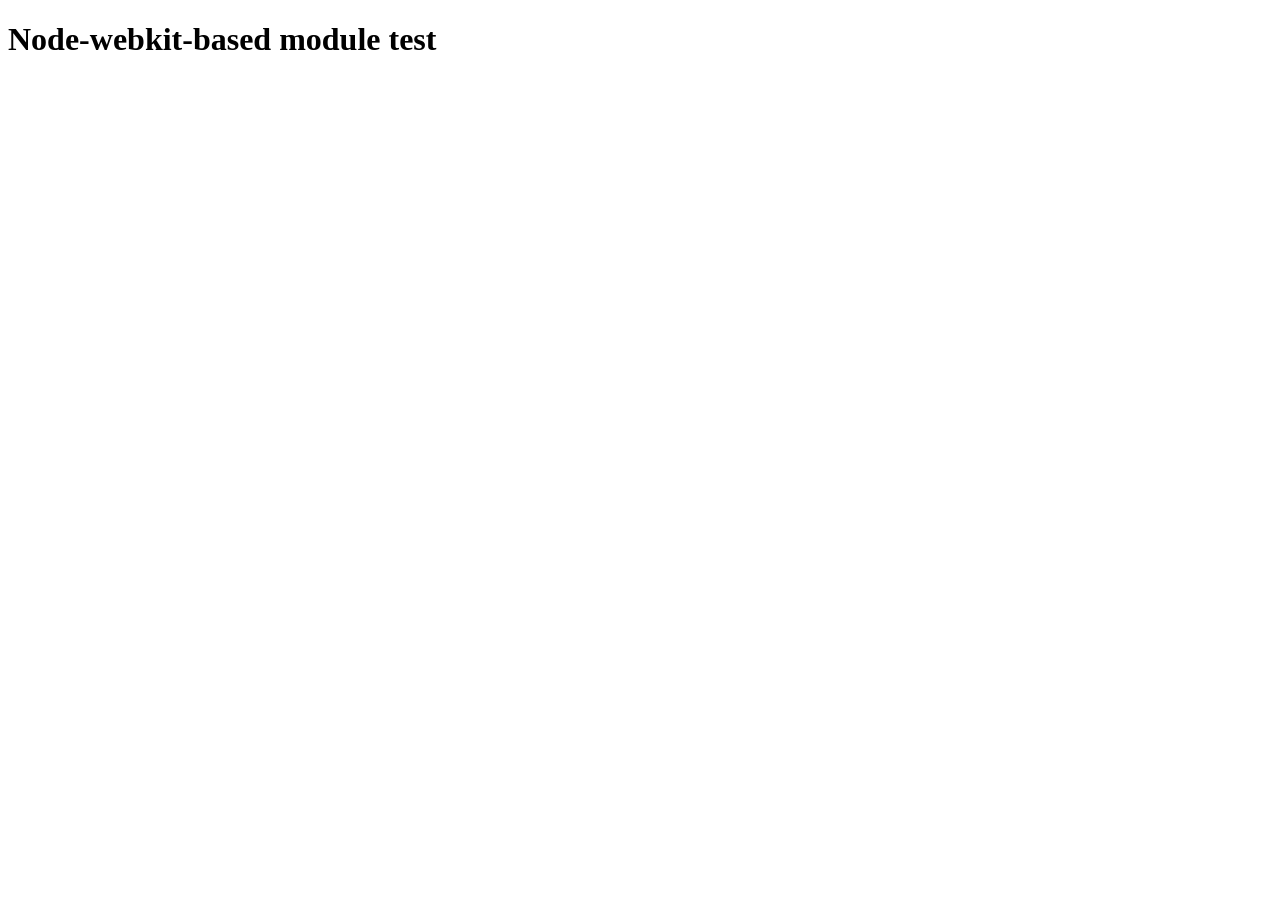
<file: node_modules/@mapbox/node-pre-gyp/lib/util/nw-pre-gyp/index.html>
<!doctype html>
<html>
<head>
<meta charset="utf-8">
<title>Node-webkit-based module test</title>
<script>
function nwModuleTest(){
   var util = require('util');
   var moduleFolder = require('nw.gui').App.argv[0];
   try {
      require(moduleFolder);
   } catch(e) {
      if( process.platform !== 'win32' ){
         util.log('nw-pre-gyp error:');
         util.log(e.stack);
      }
      process.exit(1);
   }
   process.exit(0);
}
</script>
</head>
<body onload="nwModuleTest()">
<h1>Node-webkit-based module test</h1>
</body>
</html>
</file>
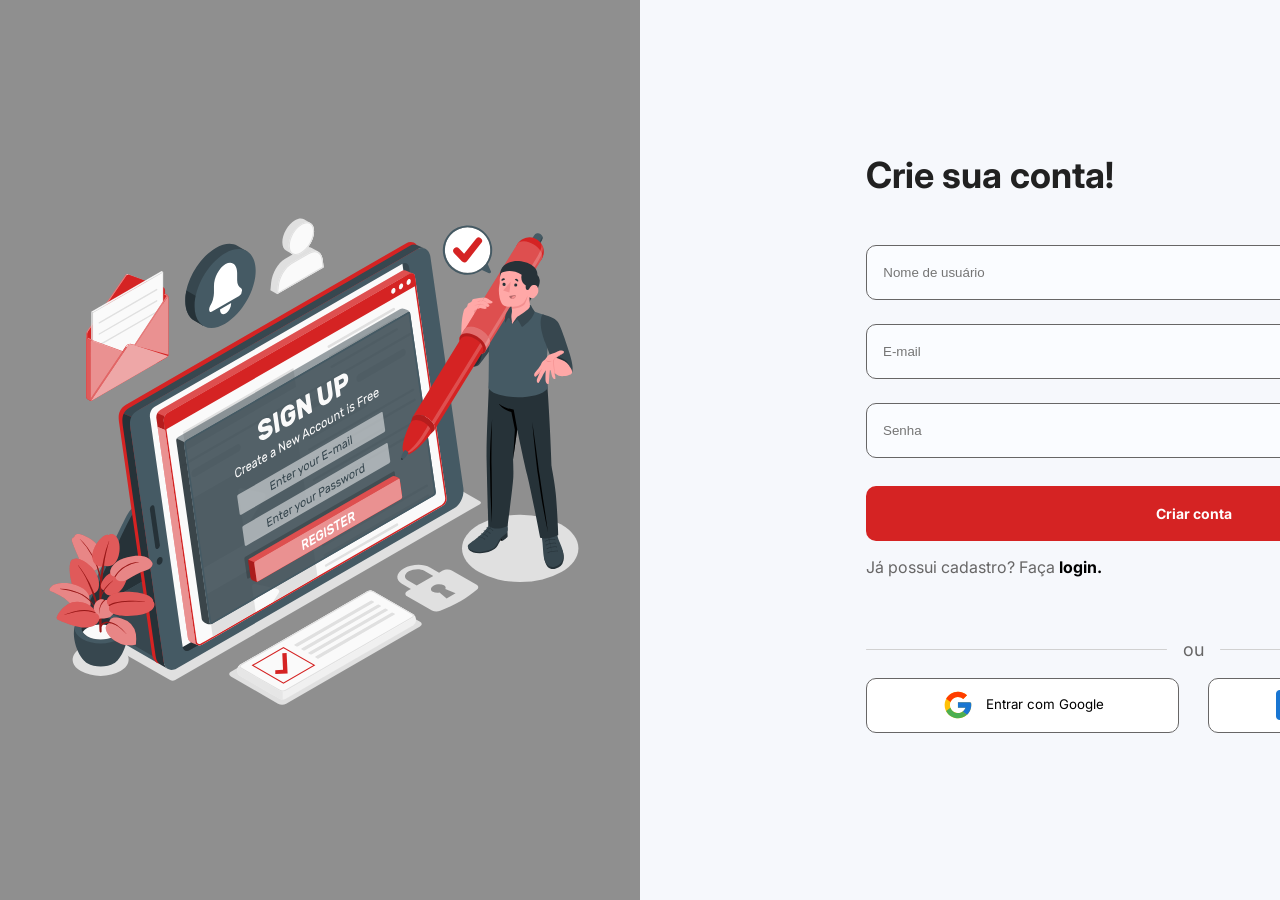
<file: public/pages/cadastro.html>
<!DOCTYPE html>
<html lang="pt-br">

<head>
  <meta charset="UTF-8" />
  <meta name="viewport" content="width=device-width, initial-scale=1.0" />
  <title>Promohard | Cadastre-se</title>
  <link rel="preconnect" href="https://fonts.googleapis.com" />
    <link rel="preconnect" href="https://fonts.gstatic.com" crossorigin />
    <link
      href="https://fonts.googleapis.com/css2?family=Inter:ital,opsz,wght@0,14..32,100..900;1,14..32,100..900&family=Poppins:ital,wght@0,100;0,200;0,300;0,400;0,500;0,600;0,700;0,800;0,900;1,100;1,200;1,300;1,400;1,500;1,600;1,700;1,800;1,900&display=swap"
      rel="stylesheet"
    />
  <link rel="stylesheet" href="../css/cadastro.css" />
</head>

<body>
  <div id="esquerda">
    <img src="../assets/Sign up-amico.svg" style="width: 850px; height: 550px;">
  </div>

  <div id="direita">
    <div id="cadastroBox">
      <h1>Crie sua conta!</h1>

      <form id="formCadastro">
      <div id="emailSenha">
        <input id="username" type="text" placeholder="Nome de usuário" class="inputs required" oninput="usernameValidate()"/>
        <span class="span-required">O nome de usuário deve ter no mínimo 3 caractéres</span>

        <input type="email" name="email" id="email" placeholder="E-mail" class="inputs required" oninput="emailValidate()"/>
        <span class="span-required">Digite um e-mail válido</span>

        <input type="password" name="password" id="password" placeholder="Senha" class="inputs required" oninput="passwordValidate()"/>
        <span class="span-required">Digite uma senha com no mínimo 8 caractéres</span>
      </div>

      <div id="divButton">
        <button type="submit">Criar conta</button>
      </div>

      <div id="embaixoBotao">
        <p>Já possui cadastro? Faça <a href="../pages/login.html"><strong>login.</strong></a></p>
      </div>

      <div id="hrOu">
        <hr>
        <p>ou</p>
        <hr>
      </div>

      <div id="loginFacebookGoogle">
        <button> <img src="../assets/flat-color-icons_google.svg" alt="" style="margin-right: 12px; vertical-align: middle;">Entrar com Google</button>

        <button><img src="../assets/facebook.svg" alt="" style="margin-right: 12px; vertical-align: middle;">Entrar com Facebook</button>
      </div>
    </form>

    </div>
  </div>
  </div>
</body>

<script src="../js/cadastro.js"></script>

</html>
</file>
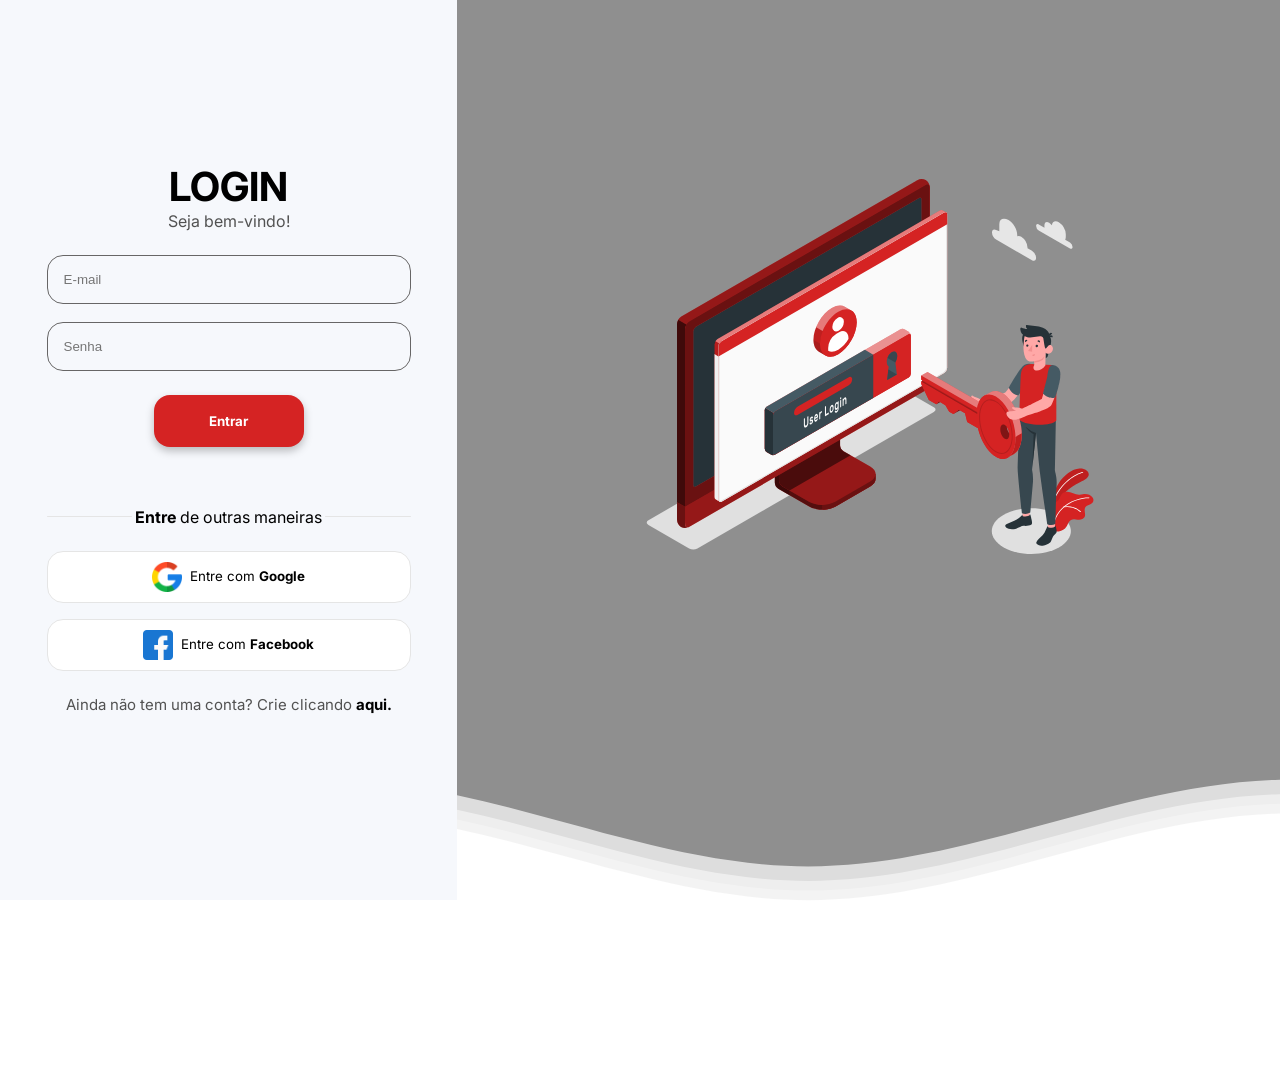
<file: public/pages/login.html>
<!DOCTYPE html>
<html lang="pt-br">

<head>
  <meta charset="UTF-8" />
  <meta name="viewport" content="width=device-width, initial-scale=1.0" />
  <title>Promohard | Login</title>
  <link rel="preconnect" href="https://fonts.googleapis.com" />
    <link rel="preconnect" href="https://fonts.gstatic.com" crossorigin />
    <link
      href="https://fonts.googleapis.com/css2?family=Inter:ital,opsz,wght@0,14..32,100..900;1,14..32,100..900&family=Poppins:ital,wght@0,100;0,200;0,300;0,400;0,500;0,600;0,700;0,800;0,900;1,100;1,200;1,300;1,400;1,500;1,600;1,700;1,800;1,900&display=swap"
      rel="stylesheet"
    />
  <link rel="stylesheet" href="../css/login.css" />
</head>

<body>
  <div id="esquerda">
    <div id="loginBox">
      <h1>LOGIN</h1>
      <p>Seja bem-vindo!</p>

      <form id="loginForm">
        <div id="divInput">
          <input id="email" type="email" placeholder="E-mail" required />

          <input id="password" type="password" placeholder="Senha" required />
        </div>

        <div id="divLoginButton">
          <button type="submit">Entrar</button>
        </div>
      </form>

      <div class="linha-com-texto">
        <hr />
        <span><strong>Entre</strong> de outras maneiras</span>
        <hr />
      </div>

      <div class="loginFacebookGoogle">
        <button id="googleLogin">
          <img src="../assets/google.svg" alt=""
            style="height: 30px; width: 30px; vertical-align: middle; padding-right: 8px" />Entre com
          <strong>Google</strong>
        </button>

        <button id="facebookLogin">
          <img src="../assets/facebook.svg" alt=""
            style="height: 30px; width: 30px; vertical-align: middle; padding-right: 8px" />Entre com
          <strong>Facebook</strong>
        </button>
      </div>

      <div id="semConta">
        <p>Ainda não tem uma conta? Crie clicando <a href="cadastro.html"><strong>aqui.</strong></a></p>
      </div>
    </div>

  </div>

  <div id="direita">
    <div id="direitaBox">
    </div>
    <div class="header">

      <!--Content before waves-->
      <div class="inner-header flex">
        <!--Just the logo.. Don't mind this-->

      </div>

      <!--Waves Container-->
      <div>
        <svg class="waves" xmlns="http://www.w3.org/2000/svg" xmlns:xlink="http://www.w3.org/1999/xlink"
          viewBox="0 24 150 28" preserveAspectRatio="none" shape-rendering="auto">
          <defs>
            <path id="gentle-wave" d="M-160 44c30 0 58-18 88-18s 58 18 88 18 58-18 88-18 58 18 88 18 v44h-352z" />
          </defs>
          <g class="parallax">
            <use xlink:href="#gentle-wave" x="48" y="0" fill="rgba(255,255,255,0.7" />
            <use xlink:href="#gentle-wave" x="48" y="3" fill="rgba(255,255,255,0.5)" />
            <use xlink:href="#gentle-wave" x="48" y="5" fill="rgba(255,255,255,0.3)" />
            <use xlink:href="#gentle-wave" x="48" y="7" fill="#fff" />
          </g>
        </svg>
      </div>
      <!--Waves end-->

      <!--Header ends-->

      <!--Content starts-->
    </div>

    <div class="content flex">
    </div>
</body>

<script src="../js/login.js"></script>
</html>
</file>
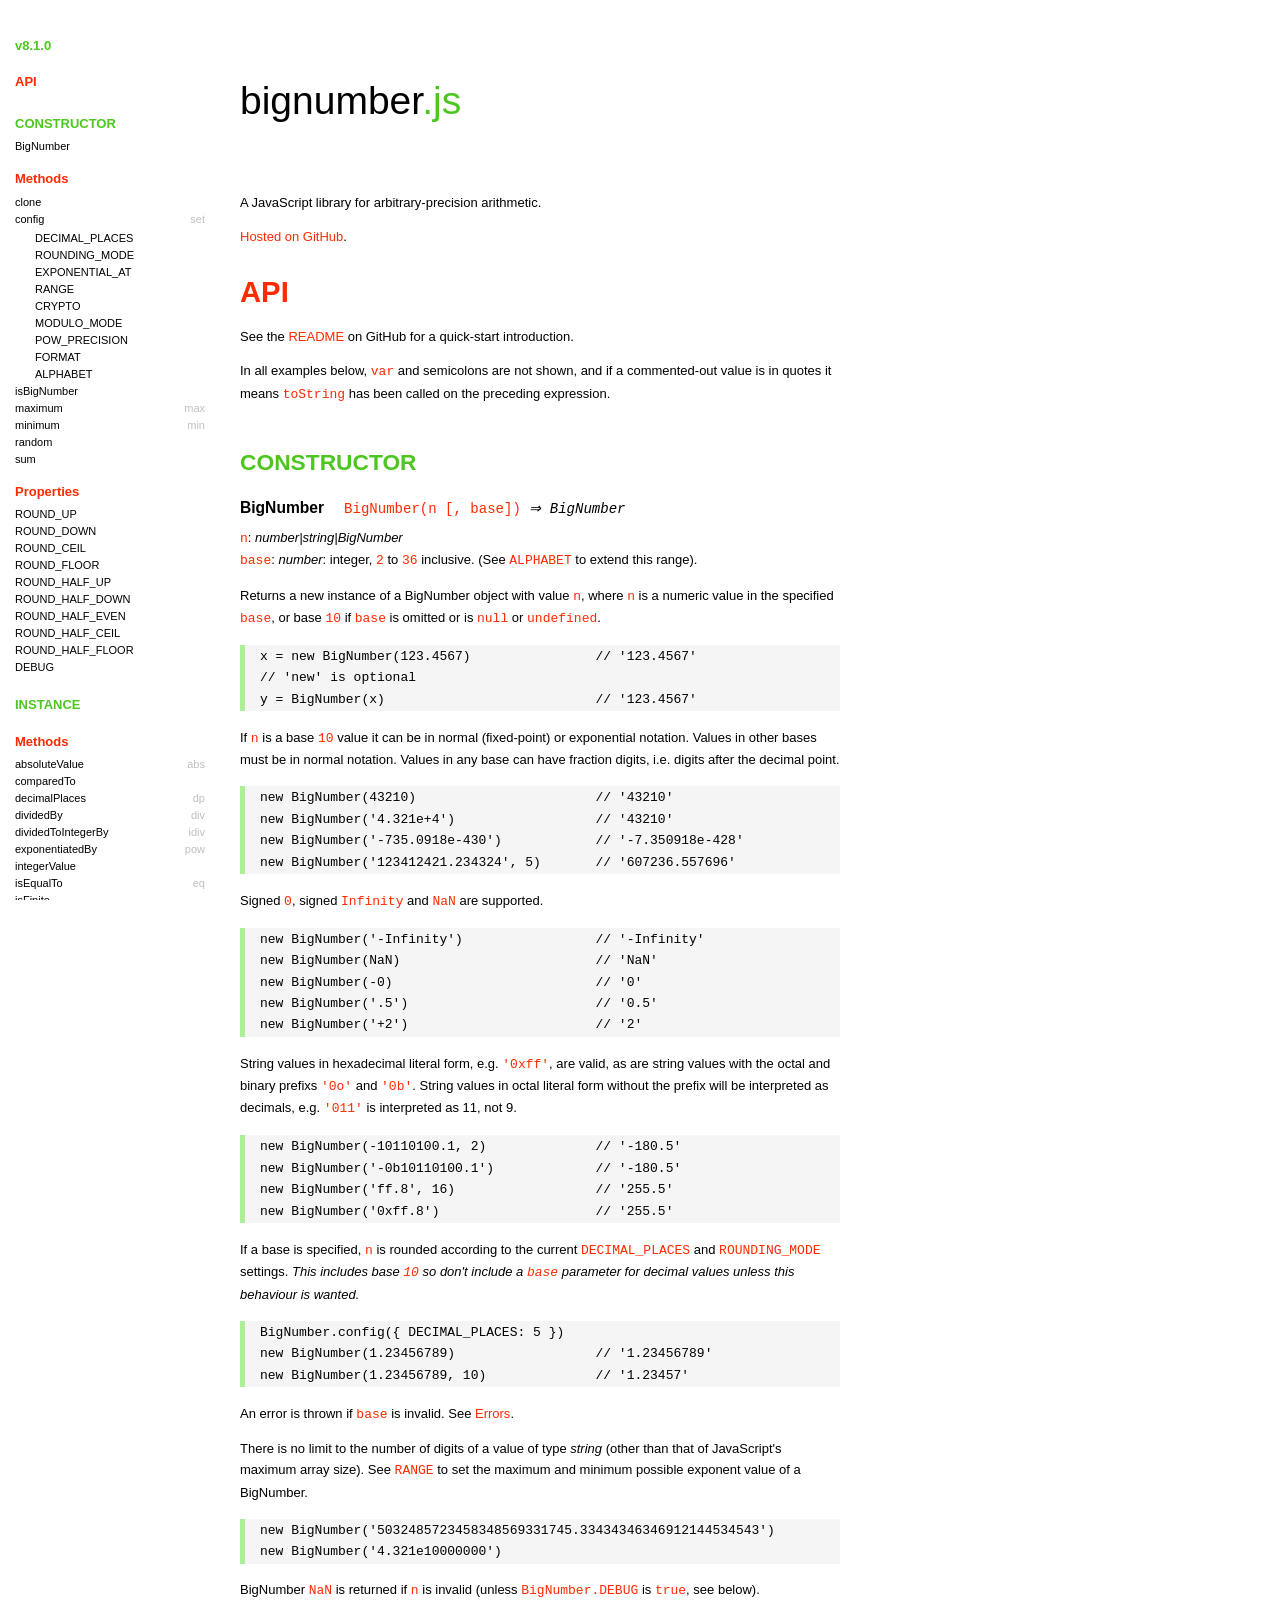
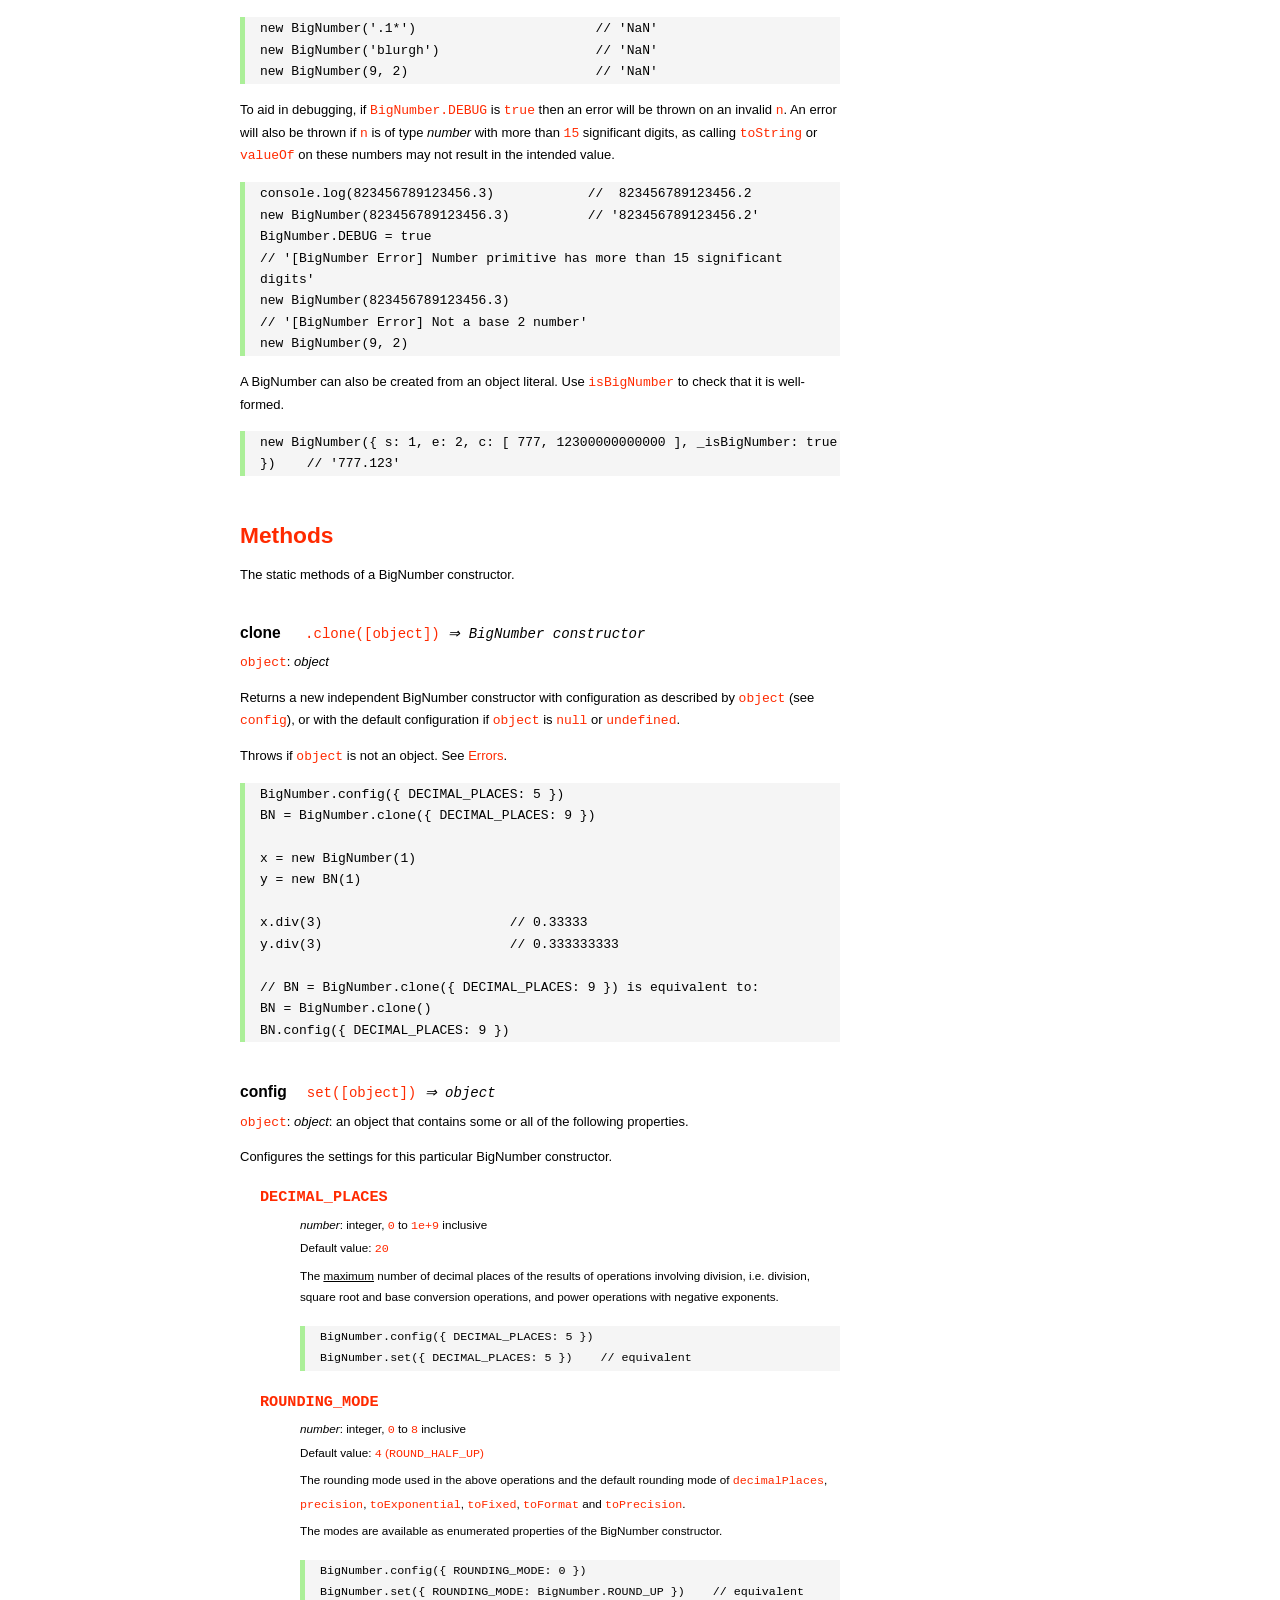
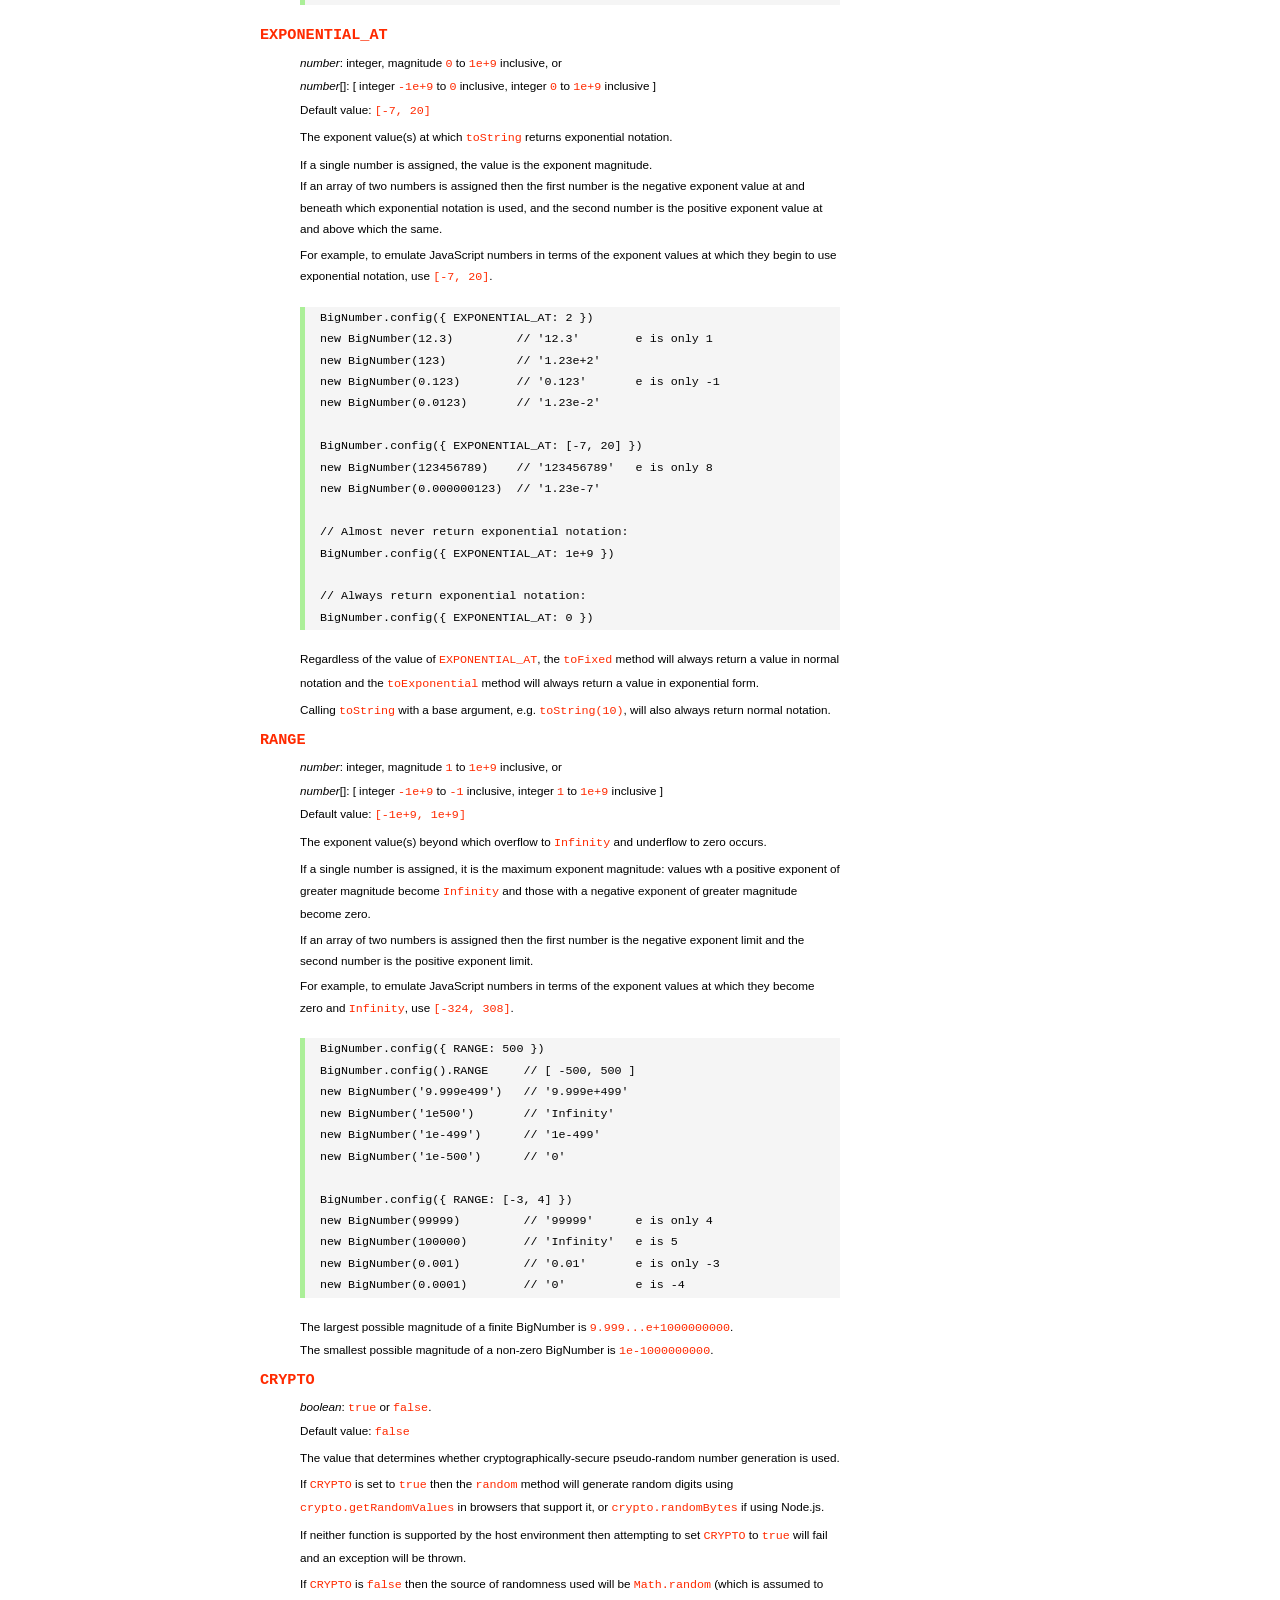
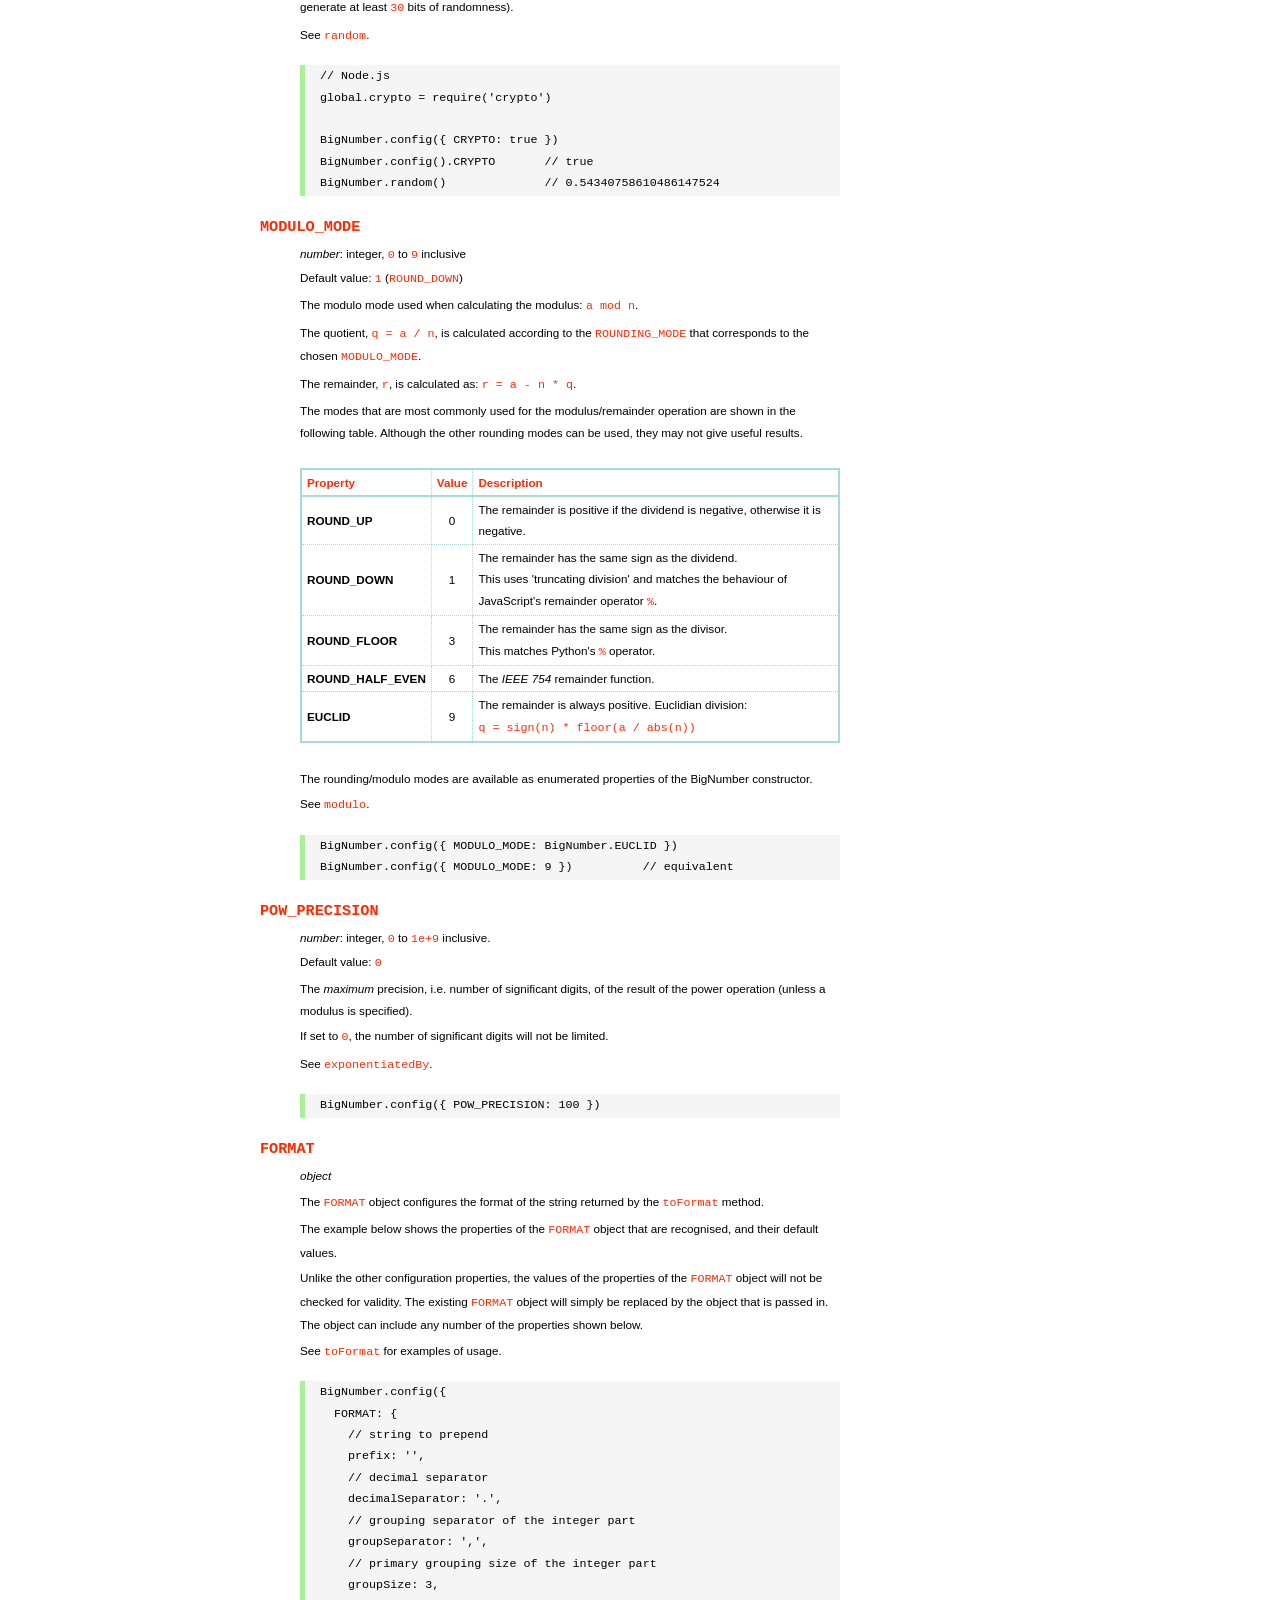
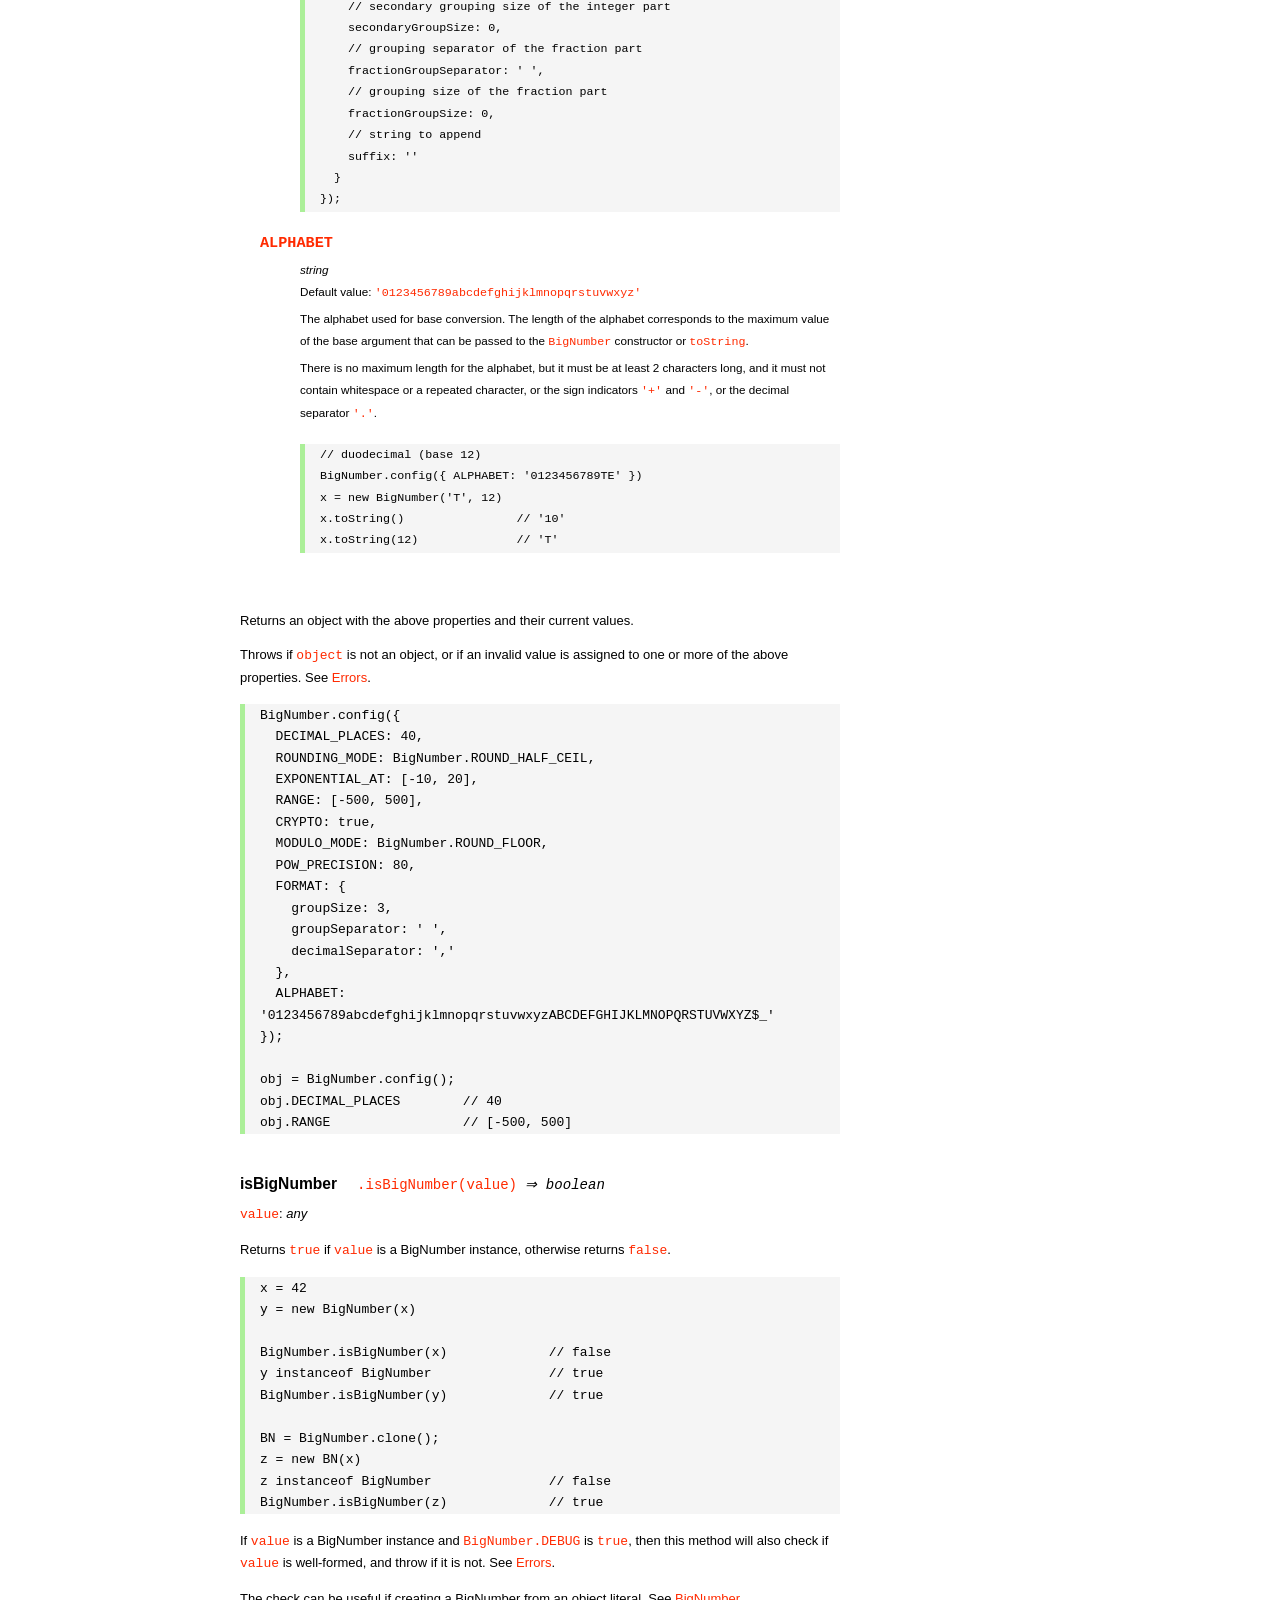
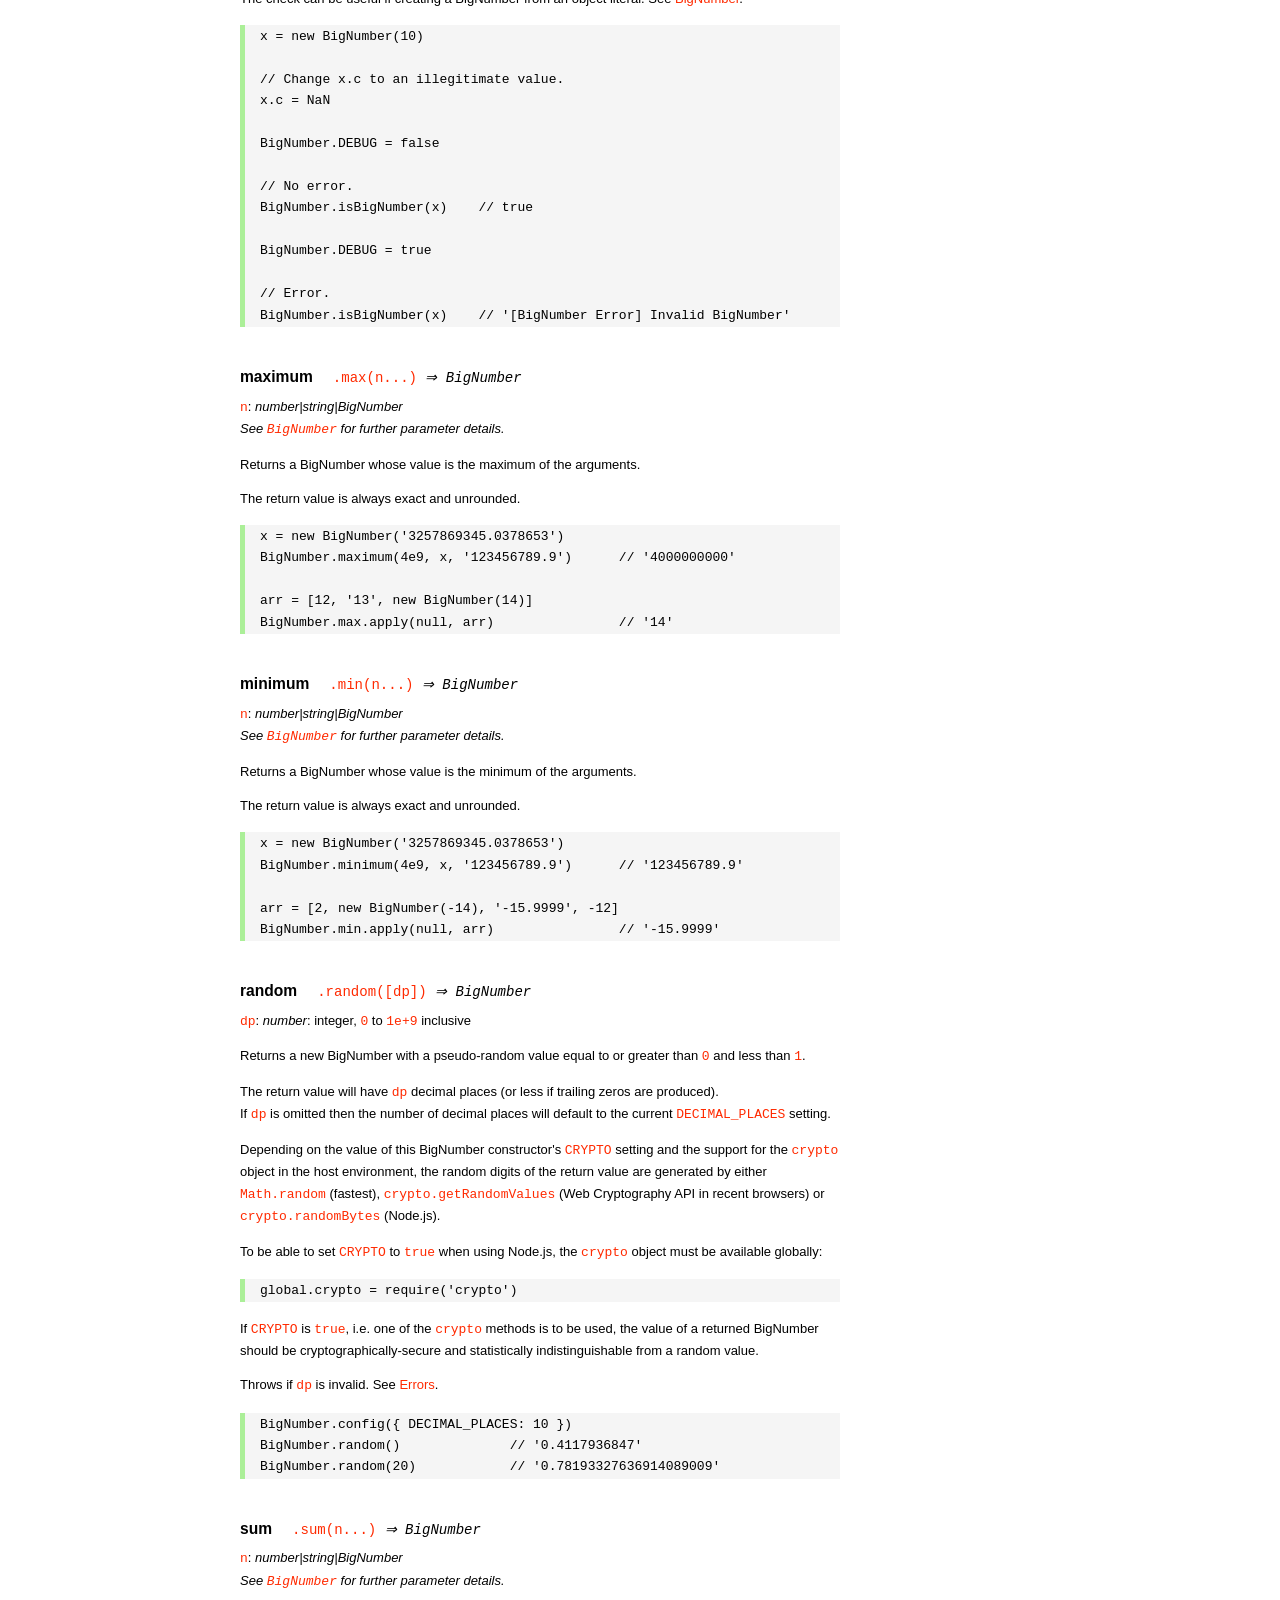
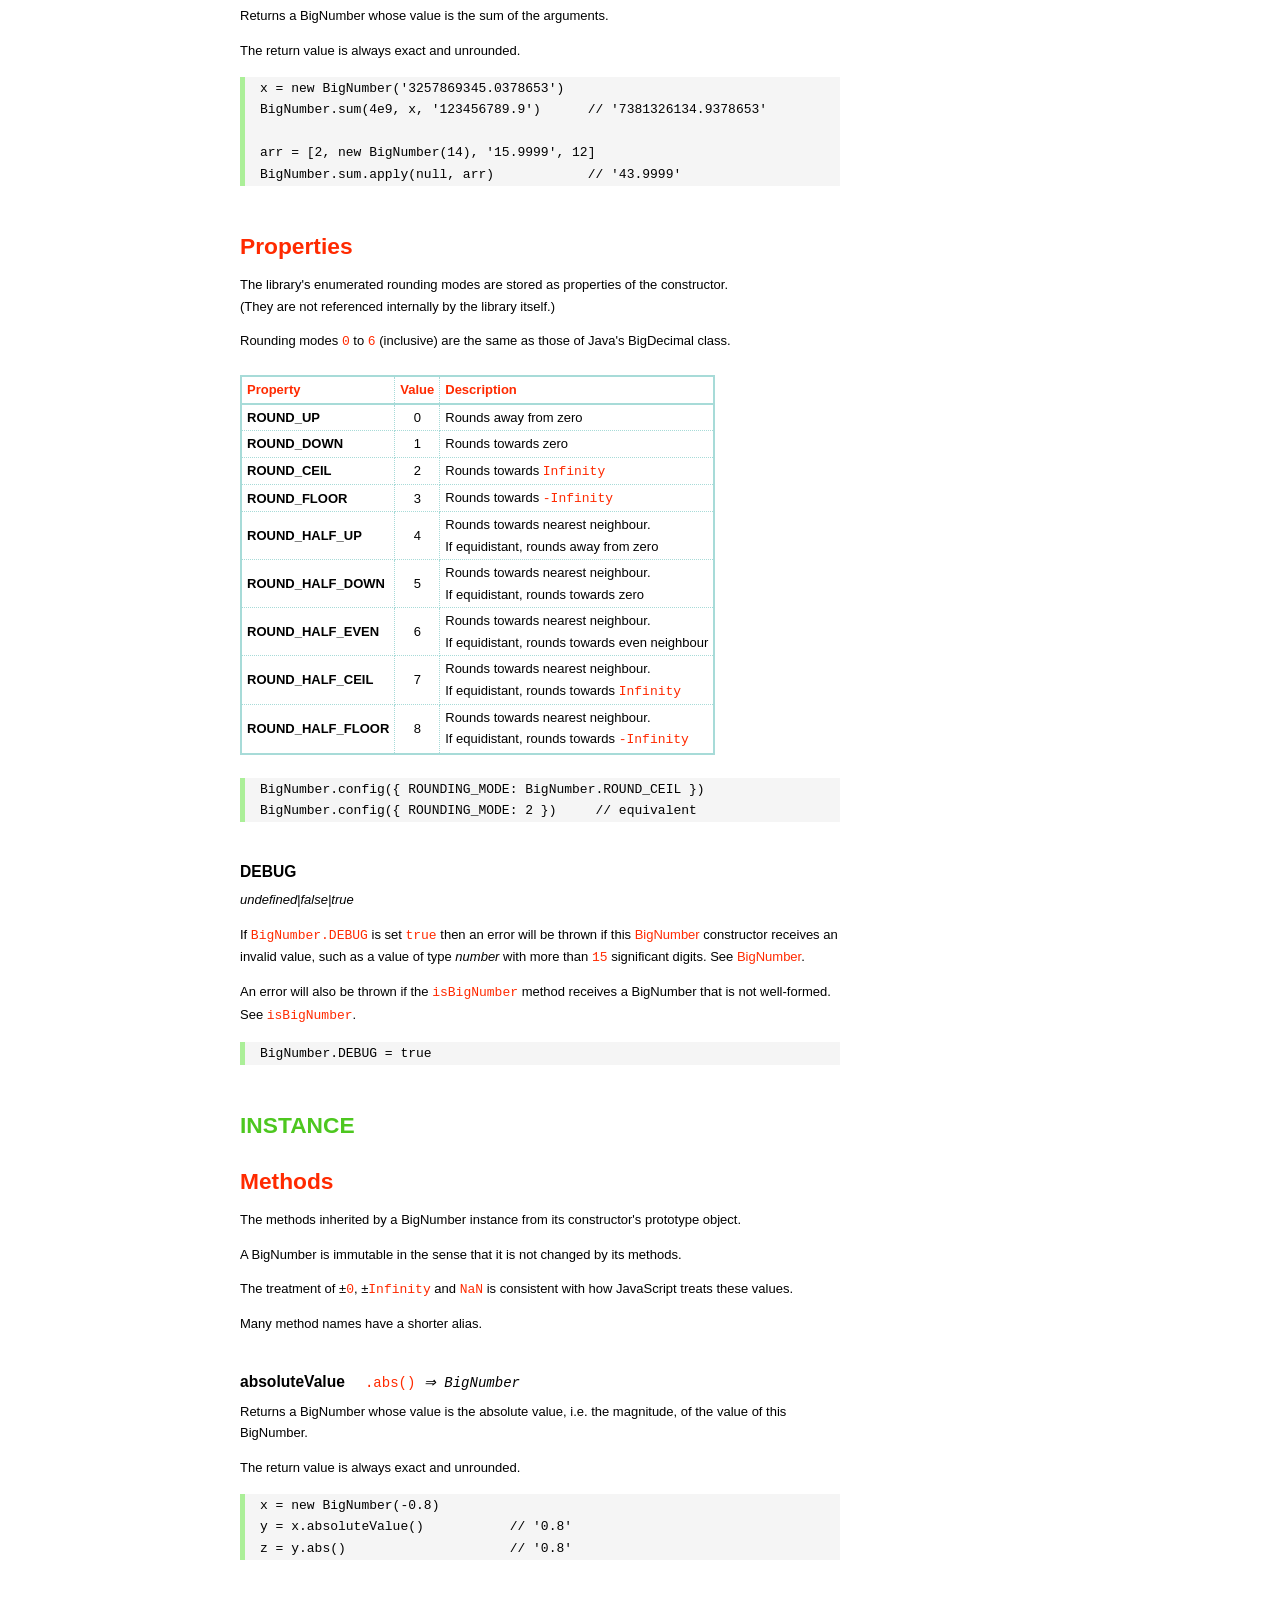
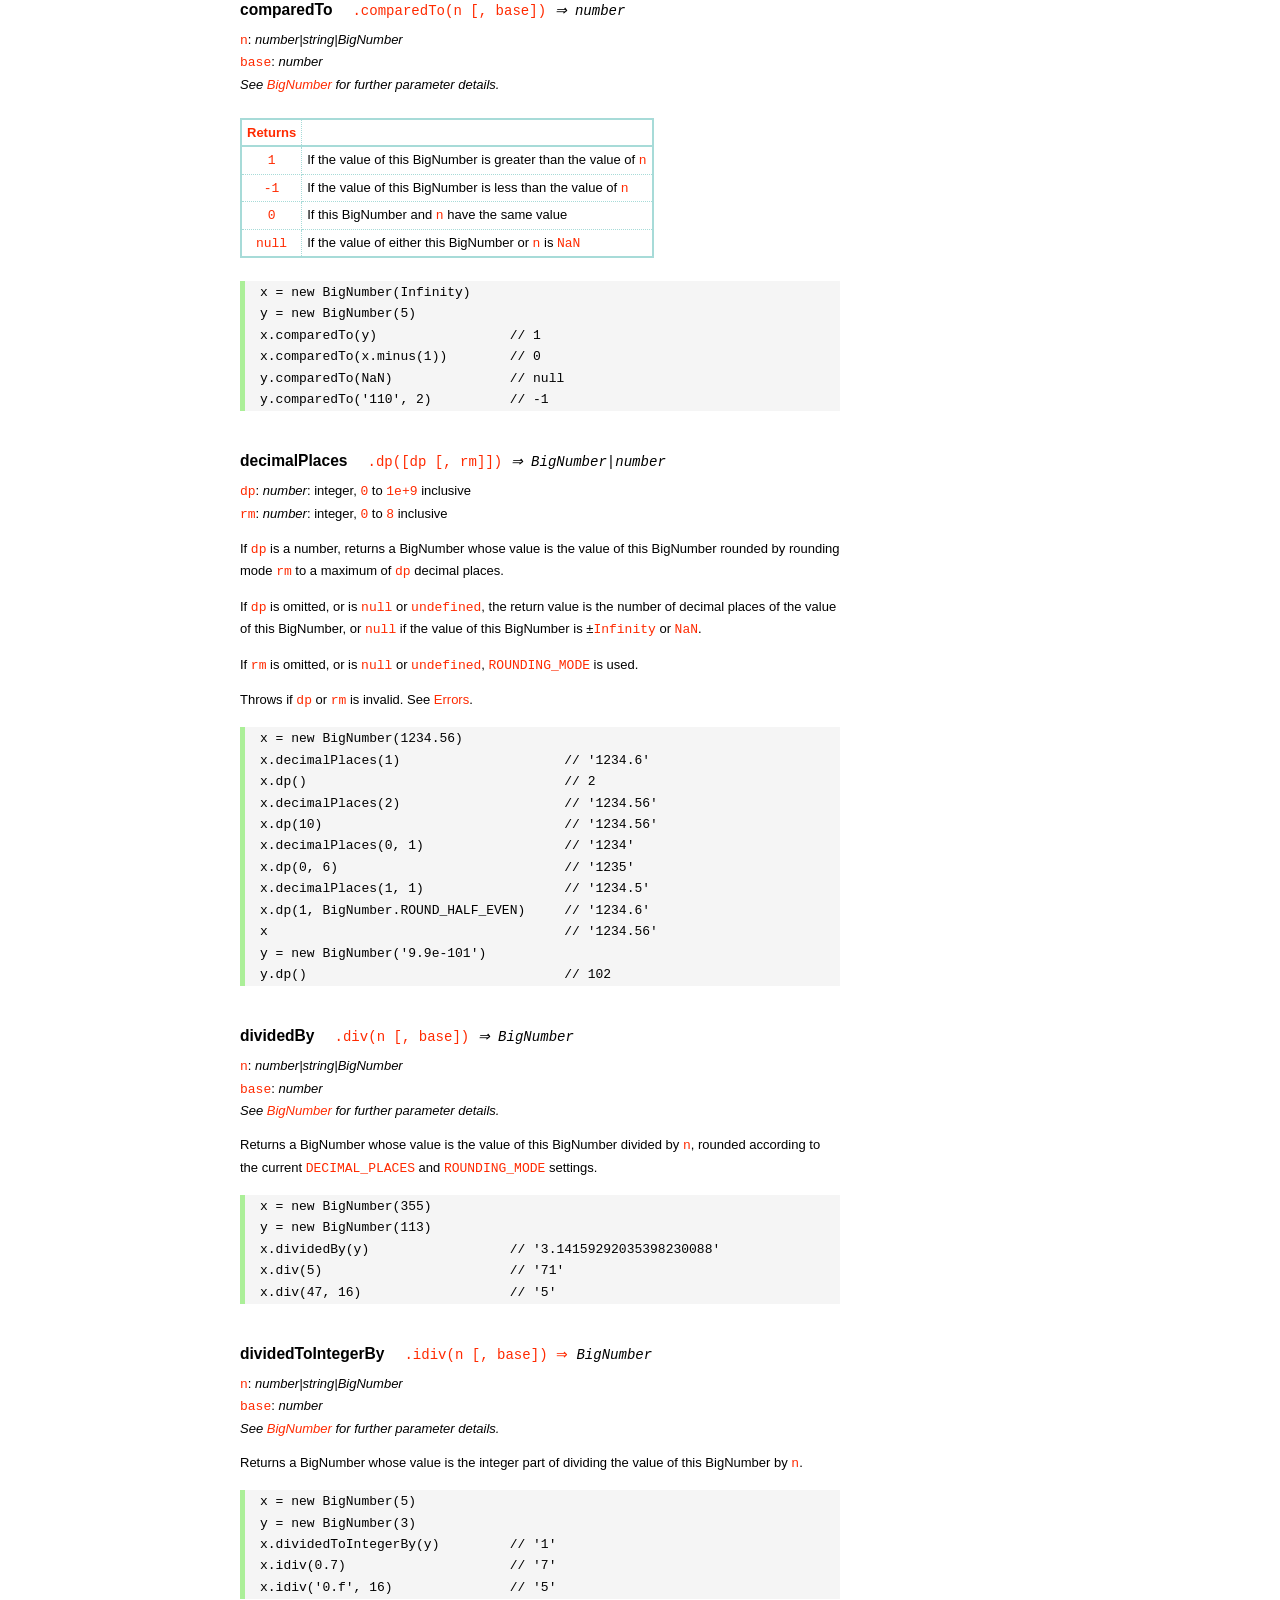
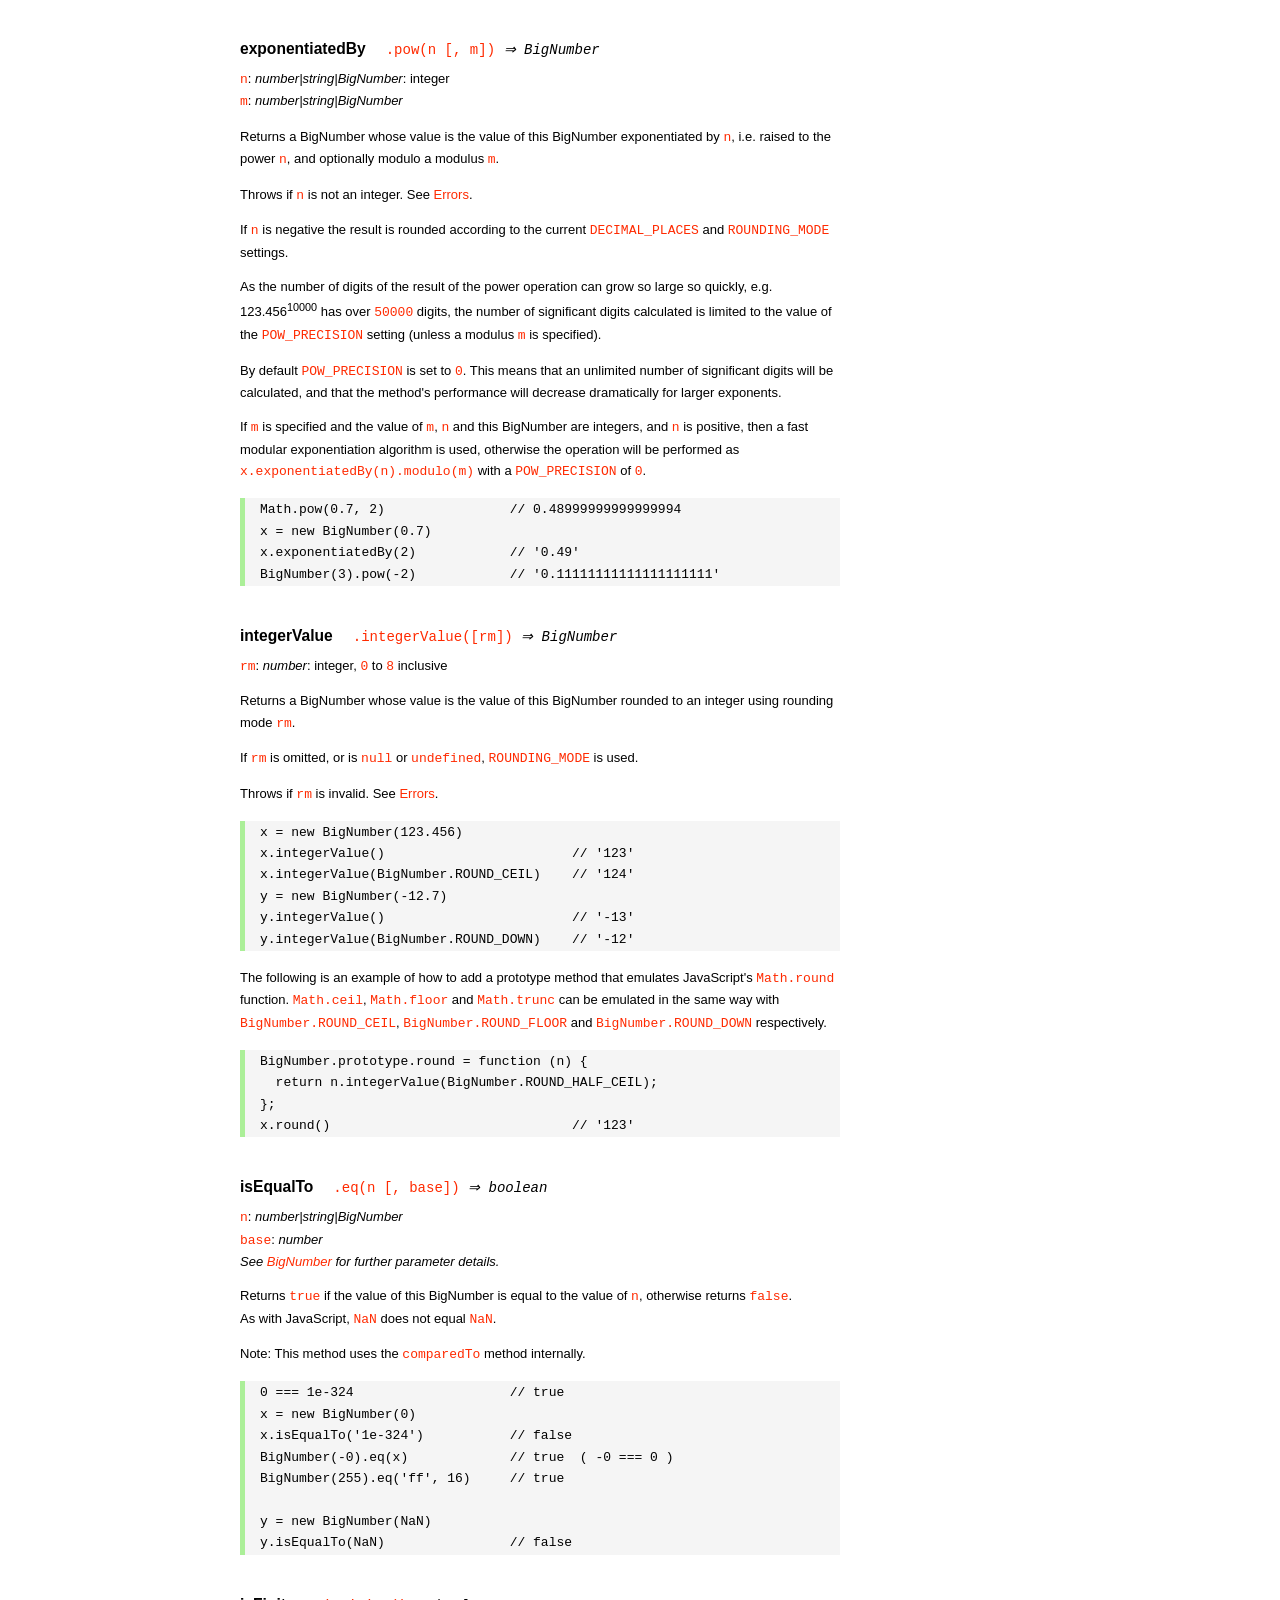
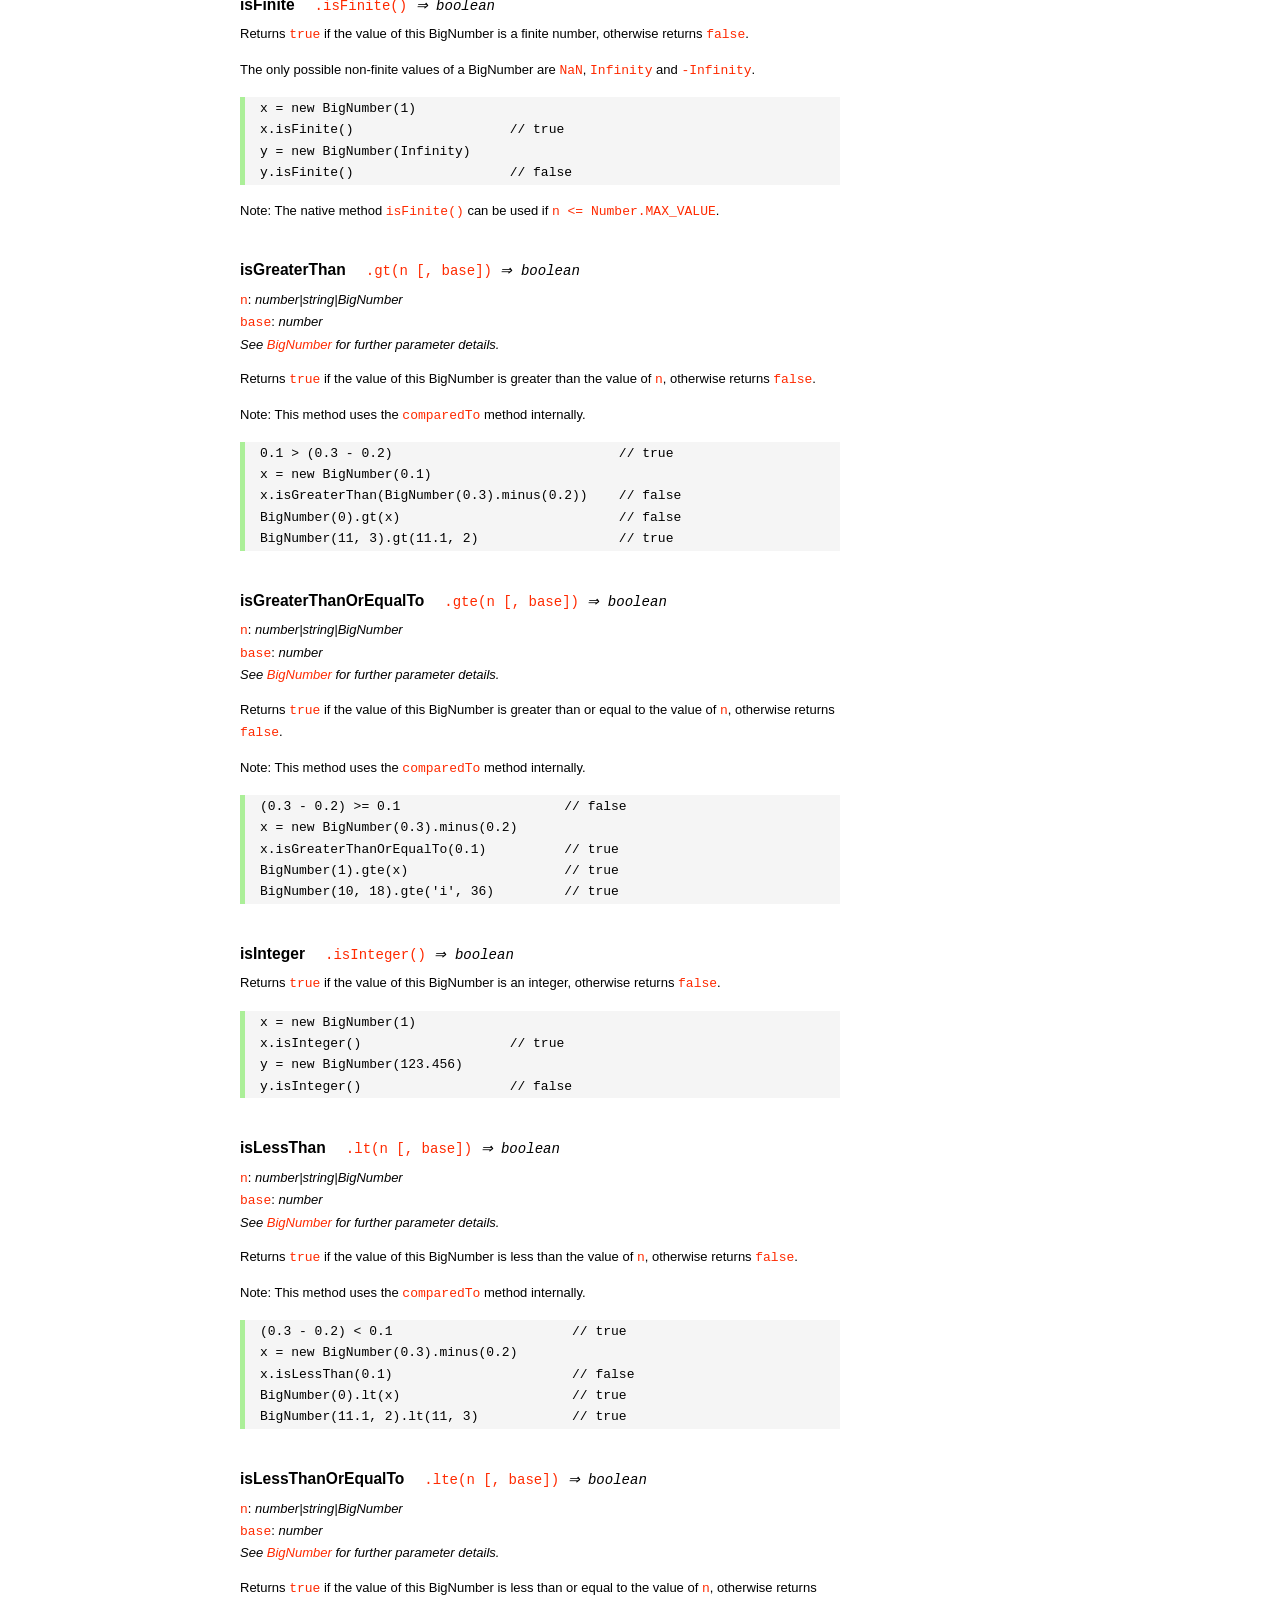
<file: node_modules/bignumber.js/doc/API.html>
<!DOCTYPE HTML>
<html>
<head>
<meta charset="utf-8">
<meta http-equiv="X-UA-Compatible" content="IE=edge">
<meta name="Author" content="M Mclaughlin">
<title>bignumber.js API</title>
<style>
html{font-size:100%}
body{background:#fff;font-family:"Helvetica Neue",Helvetica,Arial,sans-serif;font-size:13px;
  line-height:1.65em;min-height:100%;margin:0}
body,i{color:#000}
.nav{background:#fff;position:fixed;top:0;bottom:0;left:0;width:200px;overflow-y:auto;
  padding:15px 0 30px 15px}
div.container{width:600px;margin:50px 0 50px 240px}
p{margin:0 0 1em;width:600px}
pre,ul{margin:1em 0}
h1,h2,h3,h4,h5{margin:0;padding:1.5em 0 0}
h1,h2{padding:.75em 0}
h1{font:400 3em Verdana,sans-serif;color:#000;margin-bottom:1em}
h2{font-size:2.25em;color:#ff2a00}
h3{font-size:1.75em;color:#4dc71f}
h4{font-size:1.75em;color:#ff2a00;padding-bottom:.75em}
h5{font-size:1.2em;margin-bottom:.4em}
h6{font-size:1.1em;margin-bottom:0.8em;padding:0.5em 0}
dd{padding-top:.35em}
dt{padding-top:.5em}
b{font-weight:700}
dt b{font-size:1.3em}
a,a:visited{color:#ff2a00;text-decoration:none}
a:active,a:hover{outline:0;text-decoration:underline}
.nav a,.nav b,.nav a:visited{display:block;color:#ff2a00;font-weight:700; margin-top:15px}
.nav b{color:#4dc71f;margin-top:20px;cursor:default;width:auto}
ul{list-style-type:none;padding:0 0 0 20px}
.nav ul{line-height:14px;padding-left:0;margin:5px 0 0}
.nav ul a,.nav ul a:visited,span{display:inline;color:#000;font-family:Verdana,Geneva,sans-serif;
  font-size:11px;font-weight:400;margin:0}
.inset,ul.inset{margin-left:20px}
.inset{font-size:.9em}
.nav li{width:auto;margin:0 0 3px}
.alias{font-style:italic;margin-left:20px}
table{border-collapse:collapse;border-spacing:0;border:2px solid #a7dbd8;margin:1.75em 0;padding:0}
td,th{text-align:left;margin:0;padding:2px 5px;border:1px dotted #a7dbd8}
th{border-top:2px solid #a7dbd8;border-bottom:2px solid #a7dbd8;color:#ff2a00}
code,pre{font-family:Consolas, monaco, monospace;font-weight:400}
pre{background:#f5f5f5;white-space:pre-wrap;word-wrap:break-word;border-left:5px solid #abef98;
  padding:1px 0 1px 15px;margin:1.2em 0}
code,.nav-title{color:#ff2a00}
.end{margin-bottom:25px}
.centre{text-align:center}
.error-table{font-size:13px;width:100%}
#faq{margin:3em 0 0}
li span{float:right;margin-right:10px;color:#c0c0c0}
#js{font:inherit;color:#4dc71f}
</style>
</head>
<body>

  <div class="nav">

    <b>v8.1.0</b>

	<a class='nav-title' href="#">API</a>

    <b> CONSTRUCTOR </b>
    <ul>
      <li><a href="#bignumber">BigNumber</a></li>
    </ul>

    <a href="#methods">Methods</a>
    <ul>
      <li><a href="#clone">clone</a></li>
      <li><a href="#config" >config</a><span>set</span></li>
      <li>
        <ul class="inset">
          <li><a href="#decimal-places">DECIMAL_PLACES</a></li>
          <li><a href="#rounding-mode" >ROUNDING_MODE</a></li>
          <li><a href="#exponential-at">EXPONENTIAL_AT</a></li>
          <li><a href="#range"         >RANGE</a></li>
          <li><a href="#crypto"        >CRYPTO</a></li>
          <li><a href="#modulo-mode"   >MODULO_MODE</a></li>
          <li><a href="#pow-precision" >POW_PRECISION</a></li>
          <li><a href="#format"        >FORMAT</a></li>
          <li><a href="#alphabet"      >ALPHABET</a></li>
        </ul>
      </li>
      <li><a href="#isBigNumber">isBigNumber</a></li>
      <li><a href="#max"        >maximum</a><span>max</span></li>
      <li><a href="#min"        >minimum</a><span>min</span></li>
      <li><a href="#random"     >random</a></li>
      <li><a href="#sum"        >sum</a></li>
    </ul>

    <a href="#constructor-properties">Properties</a>
    <ul>
      <li><a href="#round-up"        >ROUND_UP</a></li>
      <li><a href="#round-down"      >ROUND_DOWN</a></li>
      <li><a href="#round-ceil"      >ROUND_CEIL</a></li>
      <li><a href="#round-floor"     >ROUND_FLOOR</a></li>
      <li><a href="#round-half-up"   >ROUND_HALF_UP</a></li>
      <li><a href="#round-half-down" >ROUND_HALF_DOWN</a></li>
      <li><a href="#round-half-even" >ROUND_HALF_EVEN</a></li>
      <li><a href="#round-half-ceil" >ROUND_HALF_CEIL</a></li>
      <li><a href="#round-half-floor">ROUND_HALF_FLOOR</a></li>
      <li><a href="#debug"           >DEBUG</a></li>
    </ul>

    <b> INSTANCE </b>

    <a href="#prototype-methods">Methods</a>
    <ul>
      <li><a href="#abs"    >absoluteValue         </a><span>abs</span>  </li>
      <li><a href="#cmp"    >comparedTo            </a>                  </li>
      <li><a href="#dp"     >decimalPlaces         </a><span>dp</span>   </li>
      <li><a href="#div"    >dividedBy             </a><span>div</span>  </li>
      <li><a href="#divInt" >dividedToIntegerBy    </a><span>idiv</span> </li>
      <li><a href="#pow"    >exponentiatedBy       </a><span>pow</span>  </li>
      <li><a href="#int"    >integerValue          </a>                  </li>
      <li><a href="#eq"     >isEqualTo             </a><span>eq</span>   </li>
      <li><a href="#isF"    >isFinite              </a>                  </li>
      <li><a href="#gt"     >isGreaterThan         </a><span>gt</span>   </li>
      <li><a href="#gte"    >isGreaterThanOrEqualTo</a><span>gte</span>  </li>
      <li><a href="#isInt"  >isInteger             </a>                  </li>
      <li><a href="#lt"     >isLessThan            </a><span>lt</span>   </li>
      <li><a href="#lte"    >isLessThanOrEqualTo   </a><span>lte</span>  </li>
      <li><a href="#isNaN"  >isNaN                 </a>                  </li>
      <li><a href="#isNeg"  >isNegative            </a>                  </li>
      <li><a href="#isPos"  >isPositive            </a>                  </li>
      <li><a href="#isZ"    >isZero                </a>                  </li>
      <li><a href="#minus"  >minus                 </a>                  </li>
      <li><a href="#mod"    >modulo                </a><span>mod</span>  </li>
      <li><a href="#times"  >multipliedBy          </a><span>times</span></li>
      <li><a href="#neg"    >negated               </a>                  </li>
      <li><a href="#plus"   >plus                  </a>                  </li>
      <li><a href="#sd"     >precision             </a><span>sd</span>   </li>
      <li><a href="#shift"  >shiftedBy             </a>                  </li>
      <li><a href="#sqrt"   >squareRoot            </a><span>sqrt</span> </li>
      <li><a href="#toE"    >toExponential         </a>                  </li>
      <li><a href="#toFix"  >toFixed               </a>                  </li>
      <li><a href="#toFor"  >toFormat              </a>                  </li>
      <li><a href="#toFr"   >toFraction            </a>                  </li>
      <li><a href="#toJSON" >toJSON                </a>                  </li>
      <li><a href="#toN"    >toNumber              </a>                  </li>
      <li><a href="#toP"    >toPrecision           </a>                  </li>
      <li><a href="#toS"    >toString              </a>                  </li>
      <li><a href="#valueOf">valueOf               </a>                  </li>
    </ul>

    <a href="#instance-properties">Properties</a>
    <ul>
      <li><a href="#coefficient">c: coefficient</a></li>
      <li><a href="#exponent"   >e: exponent</a></li>
      <li><a href="#sign"       >s: sign</a></li>
    </ul>

    <a href="#zero-nan-infinity">Zero, NaN &amp; Infinity</a>
    <a href="#Errors">Errors</a>
    <a href="#type-coercion">Type coercion</a>
    <a class='end' href="#faq">FAQ</a>

  </div>

  <div class="container">

    <h1>bignumber<span id='js'>.js</span></h1>

    <p>A JavaScript library for arbitrary-precision arithmetic.</p>
    <p><a href="https://github.com/MikeMcl/bignumber.js">Hosted on GitHub</a>. </p>

    <h2>API</h2>

    <p>
      See the <a href='https://github.com/MikeMcl/bignumber.js'>README</a> on GitHub for a
      quick-start introduction.
    </p>
    <p>
      In all examples below, <code>var</code> and semicolons are not shown, and if a commented-out
      value is in quotes it means <code>toString</code> has been called on the preceding expression.
    </p>


    <h3>CONSTRUCTOR</h3>


    <h5 id="bignumber">
      BigNumber<code class='inset'>BigNumber(n [, base]) <i>&rArr; BigNumber</i></code>
    </h5>
    <p>
      <code>n</code>: <i>number|string|BigNumber</i><br />
      <code>base</code>: <i>number</i>: integer, <code>2</code> to <code>36</code> inclusive. (See
      <a href='#alphabet'><code>ALPHABET</code></a> to extend this range).
    </p>
    <p>
      Returns a new instance of a BigNumber object with value <code>n</code>, where <code>n</code>
      is a numeric value in the specified <code>base</code>, or base <code>10</code> if
      <code>base</code> is omitted or is <code>null</code> or <code>undefined</code>.
    </p>
    <pre>
x = new BigNumber(123.4567)                // '123.4567'
// 'new' is optional
y = BigNumber(x)                           // '123.4567'</pre>
    <p>
      If <code>n</code> is a base <code>10</code> value it can be in normal (fixed-point) or
      exponential notation. Values in other bases must be in normal notation. Values in any base can
      have fraction digits, i.e. digits after the decimal point.
    </p>
    <pre>
new BigNumber(43210)                       // '43210'
new BigNumber('4.321e+4')                  // '43210'
new BigNumber('-735.0918e-430')            // '-7.350918e-428'
new BigNumber('123412421.234324', 5)       // '607236.557696'</pre>
    <p>
      Signed <code>0</code>, signed <code>Infinity</code> and <code>NaN</code> are supported.
    </p>
    <pre>
new BigNumber('-Infinity')                 // '-Infinity'
new BigNumber(NaN)                         // 'NaN'
new BigNumber(-0)                          // '0'
new BigNumber('.5')                        // '0.5'
new BigNumber('+2')                        // '2'</pre>
    <p>
      String values in hexadecimal literal form, e.g. <code>'0xff'</code>, are valid, as are
      string values with the octal and binary prefixs <code>'0o'</code> and <code>'0b'</code>.
      String values in octal literal form without the prefix will be interpreted as
      decimals, e.g. <code>'011'</code> is interpreted as 11, not 9.
    </p>
    <pre>
new BigNumber(-10110100.1, 2)              // '-180.5'
new BigNumber('-0b10110100.1')             // '-180.5'
new BigNumber('ff.8', 16)                  // '255.5'
new BigNumber('0xff.8')                    // '255.5'</pre>
    <p>
      If a base is specified, <code>n</code> is rounded according to the current
      <a href='#decimal-places'><code>DECIMAL_PLACES</code></a> and
      <a href='#rounding-mode'><code>ROUNDING_MODE</code></a> settings. <em>This includes base
      <code>10</code> so don't include a <code>base</code> parameter for decimal values unless
      this behaviour is wanted.</em>
    </p>
    <pre>BigNumber.config({ DECIMAL_PLACES: 5 })
new BigNumber(1.23456789)                  // '1.23456789'
new BigNumber(1.23456789, 10)              // '1.23457'</pre>
    <p>An error is thrown if <code>base</code> is invalid. See <a href='#Errors'>Errors</a>.</p>
    <p>
      There is no limit to the number of digits of a value of type <em>string</em> (other than
      that of JavaScript's maximum array size). See <a href='#range'><code>RANGE</code></a> to set
      the maximum and minimum possible exponent value of a BigNumber.
    </p>
    <pre>
new BigNumber('5032485723458348569331745.33434346346912144534543')
new BigNumber('4.321e10000000')</pre>
    <p>BigNumber <code>NaN</code> is returned if <code>n</code> is invalid
    (unless <code>BigNumber.DEBUG</code> is <code>true</code>, see below).</p>
    <pre>
new BigNumber('.1*')                       // 'NaN'
new BigNumber('blurgh')                    // 'NaN'
new BigNumber(9, 2)                        // 'NaN'</pre>
    <p>
      To aid in debugging, if <code>BigNumber.DEBUG</code> is <code>true</code> then an error will
      be thrown on an invalid <code>n</code>. An error will also be thrown if <code>n</code> is of
      type <em>number</em> with more than <code>15</code> significant digits, as calling
      <code><a href='#toS'>toString</a></code> or <code><a href='#valueOf'>valueOf</a></code> on
      these numbers may not result in the intended value.
    </p>
      <pre>
console.log(823456789123456.3)            //  823456789123456.2
new BigNumber(823456789123456.3)          // '823456789123456.2'
BigNumber.DEBUG = true
// '[BigNumber Error] Number primitive has more than 15 significant digits'
new BigNumber(823456789123456.3)
// '[BigNumber Error] Not a base 2 number'
new BigNumber(9, 2)</pre>
    <p>
      A BigNumber can also be created from an object literal.
      Use <code><a href='#isBigNumber'>isBigNumber</a></code> to check that it is well-formed.
    </p>
    <pre>new BigNumber({ s: 1, e: 2, c: [ 777, 12300000000000 ], _isBigNumber: true })    // '777.123'</pre>




    <h4 id="methods">Methods</h4>
     <p>The static methods of a BigNumber constructor.</p>




    <h5 id="clone">clone
      <code class='inset'>.clone([object]) <i>&rArr; BigNumber constructor</i></code>
    </h5>
    <p><code>object</code>: <i>object</i></p>
    <p>
      Returns a new independent BigNumber constructor with configuration as described by
      <code>object</code> (see <a href='#config'><code>config</code></a>), or with the default
      configuration if <code>object</code> is <code>null</code> or <code>undefined</code>.
    </p>
    <p>
      Throws if <code>object</code> is not an object. See <a href='#Errors'>Errors</a>.
    </p>
    <pre>BigNumber.config({ DECIMAL_PLACES: 5 })
BN = BigNumber.clone({ DECIMAL_PLACES: 9 })

x = new BigNumber(1)
y = new BN(1)

x.div(3)                        // 0.33333
y.div(3)                        // 0.333333333

// BN = BigNumber.clone({ DECIMAL_PLACES: 9 }) is equivalent to:
BN = BigNumber.clone()
BN.config({ DECIMAL_PLACES: 9 })</pre>



    <h5 id="config">config<code class='inset'>set([object]) <i>&rArr; object</i></code></h5>
    <p>
      <code>object</code>: <i>object</i>: an object that contains some or all of the following
      properties.
    </p>
    <p>Configures the settings for this particular BigNumber constructor.</p>

    <dl class='inset'>
      <dt id="decimal-places"><code><b>DECIMAL_PLACES</b></code></dt>
      <dd>
        <i>number</i>: integer, <code>0</code> to <code>1e+9</code> inclusive<br />
        Default value: <code>20</code>
      </dd>
      <dd>
        The <u>maximum</u> number of decimal places of the results of operations involving
        division, i.e. division, square root and base conversion operations, and power
        operations with negative exponents.<br />
      </dd>
      <dd>
      <pre>BigNumber.config({ DECIMAL_PLACES: 5 })
BigNumber.set({ DECIMAL_PLACES: 5 })    // equivalent</pre>
      </dd>



      <dt id="rounding-mode"><code><b>ROUNDING_MODE</b></code></dt>
      <dd>
        <i>number</i>: integer, <code>0</code> to <code>8</code> inclusive<br />
        Default value: <code>4</code> <a href="#round-half-up">(<code>ROUND_HALF_UP</code>)</a>
      </dd>
      <dd>
        The rounding mode used in the above operations and the default rounding mode of
        <a href='#dp'><code>decimalPlaces</code></a>,
        <a href='#sd'><code>precision</code></a>,
        <a href='#toE'><code>toExponential</code></a>,
        <a href='#toFix'><code>toFixed</code></a>,
        <a href='#toFor'><code>toFormat</code></a> and
        <a href='#toP'><code>toPrecision</code></a>.
      </dd>
      <dd>The modes are available as enumerated properties of the BigNumber constructor.</dd>
       <dd>
      <pre>BigNumber.config({ ROUNDING_MODE: 0 })
BigNumber.set({ ROUNDING_MODE: BigNumber.ROUND_UP })    // equivalent</pre>
        </dd>



      <dt id="exponential-at"><code><b>EXPONENTIAL_AT</b></code></dt>
      <dd>
        <i>number</i>: integer, magnitude <code>0</code> to <code>1e+9</code> inclusive, or
        <br />
        <i>number</i>[]: [ integer <code>-1e+9</code> to <code>0</code> inclusive, integer
        <code>0</code> to <code>1e+9</code> inclusive ]<br />
        Default value: <code>[-7, 20]</code>
      </dd>
      <dd>
        The exponent value(s) at which <code>toString</code> returns exponential notation.
      </dd>
      <dd>
        If a single number is assigned, the value is the exponent magnitude.<br />
        If an array of two numbers is assigned then the first number is the negative exponent
        value at and beneath which exponential notation is used, and the second number is the
        positive exponent value at and above which the same.
      </dd>
      <dd>
        For example, to emulate JavaScript numbers in terms of the exponent values at which they
        begin to use exponential notation, use <code>[-7, 20]</code>.
      </dd>
      <dd>
      <pre>BigNumber.config({ EXPONENTIAL_AT: 2 })
new BigNumber(12.3)         // '12.3'        e is only 1
new BigNumber(123)          // '1.23e+2'
new BigNumber(0.123)        // '0.123'       e is only -1
new BigNumber(0.0123)       // '1.23e-2'

BigNumber.config({ EXPONENTIAL_AT: [-7, 20] })
new BigNumber(123456789)    // '123456789'   e is only 8
new BigNumber(0.000000123)  // '1.23e-7'

// Almost never return exponential notation:
BigNumber.config({ EXPONENTIAL_AT: 1e+9 })

// Always return exponential notation:
BigNumber.config({ EXPONENTIAL_AT: 0 })</pre>
      </dd>
      <dd>
        Regardless of the value of <code>EXPONENTIAL_AT</code>, the <code>toFixed</code> method
        will always return a value in normal notation and the <code>toExponential</code> method
        will always return a value in exponential form.
      </dd>
      <dd>
        Calling <code>toString</code> with a base argument, e.g. <code>toString(10)</code>, will
        also always return normal notation.
      </dd>



      <dt id="range"><code><b>RANGE</b></code></dt>
      <dd>
        <i>number</i>: integer, magnitude <code>1</code> to <code>1e+9</code> inclusive, or
        <br />
        <i>number</i>[]: [ integer <code>-1e+9</code> to <code>-1</code> inclusive, integer
        <code>1</code> to <code>1e+9</code> inclusive ]<br />
        Default value: <code>[-1e+9, 1e+9]</code>
      </dd>
      <dd>
        The exponent value(s) beyond which overflow to <code>Infinity</code> and underflow to
        zero occurs.
      </dd>
      <dd>
        If a single number is assigned, it is the maximum exponent magnitude: values wth a
        positive exponent of greater magnitude become <code>Infinity</code> and those with a
        negative exponent of greater magnitude become zero.
      <dd>
        If an array of two numbers is assigned then the first number is the negative exponent
        limit and the second number is the positive exponent limit.
      </dd>
      <dd>
        For example, to emulate JavaScript numbers in terms of the exponent values at which they
        become zero and <code>Infinity</code>, use <code>[-324, 308]</code>.
      </dd>
      <dd>
      <pre>BigNumber.config({ RANGE: 500 })
BigNumber.config().RANGE     // [ -500, 500 ]
new BigNumber('9.999e499')   // '9.999e+499'
new BigNumber('1e500')       // 'Infinity'
new BigNumber('1e-499')      // '1e-499'
new BigNumber('1e-500')      // '0'

BigNumber.config({ RANGE: [-3, 4] })
new BigNumber(99999)         // '99999'      e is only 4
new BigNumber(100000)        // 'Infinity'   e is 5
new BigNumber(0.001)         // '0.01'       e is only -3
new BigNumber(0.0001)        // '0'          e is -4</pre>
      </dd>
      <dd>
        The largest possible magnitude of a finite BigNumber is
        <code>9.999...e+1000000000</code>.<br />
        The smallest possible magnitude of a non-zero BigNumber is <code>1e-1000000000</code>.
      </dd>



      <dt id="crypto"><code><b>CRYPTO</b></code></dt>
      <dd>
        <i>boolean</i>: <code>true</code> or <code>false</code>.<br />
        Default value: <code>false</code>
      </dd>
      <dd>
        The value that determines whether cryptographically-secure pseudo-random number
        generation is used.
      </dd>
      <dd>
        If <code>CRYPTO</code> is set to <code>true</code> then the
        <a href='#random'><code>random</code></a> method will generate random digits using
        <code>crypto.getRandomValues</code> in browsers that support it, or
        <code>crypto.randomBytes</code> if using Node.js.
      </dd>
      <dd>
        If neither function is supported by the host environment then attempting to set
        <code>CRYPTO</code> to <code>true</code> will fail and an exception will be thrown.
      </dd>
      <dd>
        If <code>CRYPTO</code> is <code>false</code> then the source of randomness used will be
        <code>Math.random</code> (which is assumed to generate at least <code>30</code> bits of
        randomness).
      </dd>
      <dd>See <a href='#random'><code>random</code></a>.</dd>
      <dd>
      <pre>
// Node.js
global.crypto = require('crypto')

BigNumber.config({ CRYPTO: true })
BigNumber.config().CRYPTO       // true
BigNumber.random()              // 0.54340758610486147524</pre>
      </dd>



      <dt id="modulo-mode"><code><b>MODULO_MODE</b></code></dt>
      <dd>
        <i>number</i>: integer, <code>0</code> to <code>9</code> inclusive<br />
        Default value: <code>1</code> (<a href="#round-down"><code>ROUND_DOWN</code></a>)
      </dd>
      <dd>The modulo mode used when calculating the modulus: <code>a mod n</code>.</dd>
      <dd>
        The quotient, <code>q = a / n</code>, is calculated according to the
        <a href='#rounding-mode'><code>ROUNDING_MODE</code></a> that corresponds to the chosen
        <code>MODULO_MODE</code>.
      </dd>
      <dd>The remainder, <code>r</code>, is calculated as: <code>r = a - n * q</code>.</dd>
      <dd>
        The modes that are most commonly used for the modulus/remainder operation are shown in
        the following table. Although the other rounding modes can be used, they may not give
        useful results.
      </dd>
      <dd>
        <table>
          <tr><th>Property</th><th>Value</th><th>Description</th></tr>
          <tr>
            <td><b>ROUND_UP</b></td><td class='centre'>0</td>
            <td>
              The remainder is positive if the dividend is negative, otherwise it is negative.
            </td>
          </tr>
          <tr>
            <td><b>ROUND_DOWN</b></td><td class='centre'>1</td>
            <td>
              The remainder has the same sign as the dividend.<br />
              This uses 'truncating division' and matches the behaviour of JavaScript's
              remainder operator <code>%</code>.
            </td>
          </tr>
          <tr>
            <td><b>ROUND_FLOOR</b></td><td class='centre'>3</td>
            <td>
              The remainder has the same sign as the divisor.<br />
              This matches Python's <code>%</code> operator.
            </td>
          </tr>
          <tr>
            <td><b>ROUND_HALF_EVEN</b></td><td class='centre'>6</td>
            <td>The <i>IEEE 754</i> remainder function.</td>
          </tr>
           <tr>
             <td><b>EUCLID</b></td><td class='centre'>9</td>
             <td>
               The remainder is always positive. Euclidian division: <br />
               <code>q = sign(n) * floor(a / abs(n))</code>
             </td>
           </tr>
        </table>
      </dd>
      <dd>
        The rounding/modulo modes are available as enumerated properties of the BigNumber
        constructor.
      </dd>
      <dd>See <a href='#mod'><code>modulo</code></a>.</dd>
      <dd>
        <pre>BigNumber.config({ MODULO_MODE: BigNumber.EUCLID })
BigNumber.config({ MODULO_MODE: 9 })          // equivalent</pre>
      </dd>



      <dt id="pow-precision"><code><b>POW_PRECISION</b></code></dt>
      <dd>
        <i>number</i>: integer, <code>0</code> to <code>1e+9</code> inclusive.<br />
        Default value: <code>0</code>
      </dd>
      <dd>
        The <i>maximum</i> precision, i.e. number of significant digits, of the result of the power
        operation (unless a modulus is specified).
      </dd>
      <dd>If set to <code>0</code>, the number of significant digits will not be limited.</dd>
      <dd>See <a href='#pow'><code>exponentiatedBy</code></a>.</dd>
      <dd><pre>BigNumber.config({ POW_PRECISION: 100 })</pre></dd>



      <dt id="format"><code><b>FORMAT</b></code></dt>
      <dd><i>object</i></dd>
      <dd>
        The <code>FORMAT</code> object configures the format of the string returned by the
        <a href='#toFor'><code>toFormat</code></a> method.
      </dd>
      <dd>
        The example below shows the properties of the <code>FORMAT</code> object that are
        recognised, and their default values.
      </dd>
      <dd>
         Unlike the other configuration properties, the values of the properties of the
         <code>FORMAT</code> object will not be checked for validity. The existing
         <code>FORMAT</code> object will simply be replaced by the object that is passed in.
         The object can include any number of the properties shown below.
      </dd>
      <dd>See <a href='#toFor'><code>toFormat</code></a> for examples of usage.</dd>
      <dd>
      <pre>
BigNumber.config({
  FORMAT: {
    // string to prepend
    prefix: '',
    // decimal separator
    decimalSeparator: '.',
    // grouping separator of the integer part
    groupSeparator: ',',
    // primary grouping size of the integer part
    groupSize: 3,
    // secondary grouping size of the integer part
    secondaryGroupSize: 0,
    // grouping separator of the fraction part
    fractionGroupSeparator: ' ',
    // grouping size of the fraction part
    fractionGroupSize: 0,
    // string to append
    suffix: ''
  }
});</pre>
      </dd>



      <dt id="alphabet"><code><b>ALPHABET</b></code></dt>
      <dd>
        <i>string</i><br />
        Default value: <code>'0123456789abcdefghijklmnopqrstuvwxyz'</code>
      </dd>
      <dd>
        The alphabet used for base conversion. The length of the alphabet corresponds to the
        maximum value of the base argument that can be passed to the
        <a href='#bignumber'><code>BigNumber</code></a> constructor or
        <a href='#toS'><code>toString</code></a>.
      </dd>
      <dd>
        There is no maximum length for the alphabet, but it must be at least 2 characters long, and
        it must not contain whitespace or a repeated character, or the sign indicators
        <code>'+'</code> and <code>'-'</code>, or the decimal separator <code>'.'</code>.
      </dd>
      <dd>
        <pre>// duodecimal (base 12)
BigNumber.config({ ALPHABET: '0123456789TE' })
x = new BigNumber('T', 12)
x.toString()                // '10'
x.toString(12)              // 'T'</pre>
      </dd>



    </dl>
    <br /><br />
    <p>Returns an object with the above properties and their current values.</p>
    <p>
      Throws if <code>object</code> is not an object, or if an invalid value is assigned to
      one or more of the above properties. See <a href='#Errors'>Errors</a>.
    </p>
    <pre>
BigNumber.config({
  DECIMAL_PLACES: 40,
  ROUNDING_MODE: BigNumber.ROUND_HALF_CEIL,
  EXPONENTIAL_AT: [-10, 20],
  RANGE: [-500, 500],
  CRYPTO: true,
  MODULO_MODE: BigNumber.ROUND_FLOOR,
  POW_PRECISION: 80,
  FORMAT: {
    groupSize: 3,
    groupSeparator: ' ',
    decimalSeparator: ','
  },
  ALPHABET: '0123456789abcdefghijklmnopqrstuvwxyzABCDEFGHIJKLMNOPQRSTUVWXYZ$_'
});

obj = BigNumber.config();
obj.DECIMAL_PLACES        // 40
obj.RANGE                 // [-500, 500]</pre>



    <h5 id="isBigNumber">
      isBigNumber<code class='inset'>.isBigNumber(value) <i>&rArr; boolean</i></code>
    </h5>
    <p><code>value</code>: <i>any</i><br /></p>
    <p>
      Returns <code>true</code> if <code>value</code> is a BigNumber instance, otherwise returns
      <code>false</code>.
    </p>
    <pre>x = 42
y = new BigNumber(x)

BigNumber.isBigNumber(x)             // false
y instanceof BigNumber               // true
BigNumber.isBigNumber(y)             // true

BN = BigNumber.clone();
z = new BN(x)
z instanceof BigNumber               // false
BigNumber.isBigNumber(z)             // true</pre>
    <p>
      If <code>value</code> is a BigNumber instance and <code>BigNumber.DEBUG</code> is <code>true</code>,
      then this method will also check if <code>value</code> is well-formed, and throw if it is not.
      See <a href='#Errors'>Errors</a>.
    </p>
    <p>
      The check can be useful if creating a BigNumber from an object literal.
      See <a href='#bignumber'>BigNumber</a>.
    </p>
    <pre>
x = new BigNumber(10)

// Change x.c to an illegitimate value.
x.c = NaN

BigNumber.DEBUG = false

// No error.
BigNumber.isBigNumber(x)    // true

BigNumber.DEBUG = true

// Error.
BigNumber.isBigNumber(x)    // '[BigNumber Error] Invalid BigNumber'</pre>



    <h5 id="max">maximum<code class='inset'>.max(n...) <i>&rArr; BigNumber</i></code></h5>
    <p>
      <code>n</code>: <i>number|string|BigNumber</i><br />
      <i>See <code><a href="#bignumber">BigNumber</a></code> for further parameter details.</i>
    </p>
    <p>
      Returns a BigNumber whose value is the maximum of the arguments.
    </p>
    <p>The return value is always exact and unrounded.</p>
    <pre>x = new BigNumber('3257869345.0378653')
BigNumber.maximum(4e9, x, '123456789.9')      // '4000000000'

arr = [12, '13', new BigNumber(14)]
BigNumber.max.apply(null, arr)                // '14'</pre>



    <h5 id="min">minimum<code class='inset'>.min(n...) <i>&rArr; BigNumber</i></code></h5>
    <p>
      <code>n</code>: <i>number|string|BigNumber</i><br />
      <i>See <code><a href="#bignumber">BigNumber</a></code> for further parameter details.</i>
    </p>
    <p>
      Returns a BigNumber whose value is the minimum of the arguments.
    </p>
    <p>The return value is always exact and unrounded.</p>
    <pre>x = new BigNumber('3257869345.0378653')
BigNumber.minimum(4e9, x, '123456789.9')      // '123456789.9'

arr = [2, new BigNumber(-14), '-15.9999', -12]
BigNumber.min.apply(null, arr)                // '-15.9999'</pre>



    <h5 id="random">
      random<code class='inset'>.random([dp]) <i>&rArr; BigNumber</i></code>
    </h5>
    <p><code>dp</code>: <i>number</i>: integer, <code>0</code> to <code>1e+9</code> inclusive</p>
    <p>
      Returns a new BigNumber with a pseudo-random value equal to or greater than <code>0</code> and
      less than <code>1</code>.
    </p>
    <p>
      The return value will have <code>dp</code> decimal places (or less if trailing zeros are
      produced).<br />
      If <code>dp</code> is omitted then the number of decimal places will default to the current
      <a href='#decimal-places'><code>DECIMAL_PLACES</code></a> setting.
    </p>
    <p>
      Depending on the value of this BigNumber constructor's
      <a href='#crypto'><code>CRYPTO</code></a> setting and the support for the
      <code>crypto</code> object in the host environment, the random digits of the return value are
      generated by either <code>Math.random</code> (fastest), <code>crypto.getRandomValues</code>
      (Web Cryptography API in recent browsers) or <code>crypto.randomBytes</code> (Node.js).
    </p>
    <p>
      To be able to set <a href='#crypto'><code>CRYPTO</code></a> to <code>true</code> when using
      Node.js, the <code>crypto</code> object must be available globally:
    </p>
    <pre>global.crypto = require('crypto')</pre>
    <p>
      If <a href='#crypto'><code>CRYPTO</code></a> is <code>true</code>, i.e. one of the
      <code>crypto</code> methods is to be used, the value of a returned BigNumber should be
      cryptographically-secure and statistically indistinguishable from a random value.
    </p>
    <p>
      Throws if <code>dp</code> is invalid. See <a href='#Errors'>Errors</a>.
    </p>
    <pre>BigNumber.config({ DECIMAL_PLACES: 10 })
BigNumber.random()              // '0.4117936847'
BigNumber.random(20)            // '0.78193327636914089009'</pre>



    <h5 id="sum">sum<code class='inset'>.sum(n...) <i>&rArr; BigNumber</i></code></h5>
    <p>
      <code>n</code>: <i>number|string|BigNumber</i><br />
      <i>See <code><a href="#bignumber">BigNumber</a></code> for further parameter details.</i>
    </p>
    <p>Returns a BigNumber whose value is the sum of the arguments.</p>
    <p>The return value is always exact and unrounded.</p>
    <pre>x = new BigNumber('3257869345.0378653')
BigNumber.sum(4e9, x, '123456789.9')      // '7381326134.9378653'

arr = [2, new BigNumber(14), '15.9999', 12]
BigNumber.sum.apply(null, arr)            // '43.9999'</pre>



    <h4 id="constructor-properties">Properties</h4>
    <p>
      The library's enumerated rounding modes are stored as properties of the constructor.<br />
      (They are not referenced internally by the library itself.)
    </p>
    <p>
      Rounding modes <code>0</code> to <code>6</code> (inclusive) are the same as those of Java's
      BigDecimal class.
    </p>
    <table>
      <tr>
        <th>Property</th>
        <th>Value</th>
        <th>Description</th>
      </tr>
      <tr>
        <td id="round-up"><b>ROUND_UP</b></td>
        <td class='centre'>0</td>
        <td>Rounds away from zero</td>
      </tr>
      <tr>
        <td id="round-down"><b>ROUND_DOWN</b></td>
        <td class='centre'>1</td>
        <td>Rounds towards zero</td>
      </tr>
      <tr>
        <td id="round-ceil"><b>ROUND_CEIL</b></td>
        <td class='centre'>2</td>
        <td>Rounds towards <code>Infinity</code></td>
      </tr>
      <tr>
        <td id="round-floor"><b>ROUND_FLOOR</b></td>
        <td class='centre'>3</td>
        <td>Rounds towards <code>-Infinity</code></td>
      </tr>
      <tr>
        <td id="round-half-up"><b>ROUND_HALF_UP</b></td>
        <td class='centre'>4</td>
        <td>
          Rounds towards nearest neighbour.<br />
          If equidistant, rounds away from zero
        </td>
      </tr>
      <tr>
        <td id="round-half-down"><b>ROUND_HALF_DOWN</b></td>
        <td class='centre'>5</td>
        <td>
          Rounds towards nearest neighbour.<br />
          If equidistant, rounds towards zero
        </td>
      </tr>
      <tr>
        <td id="round-half-even"><b>ROUND_HALF_EVEN</b></td>
        <td class='centre'>6</td>
        <td>
          Rounds towards nearest neighbour.<br />
          If equidistant, rounds towards even neighbour
        </td>
      </tr>
      <tr>
        <td id="round-half-ceil"><b>ROUND_HALF_CEIL</b></td>
        <td class='centre'>7</td>
        <td>
          Rounds towards nearest neighbour.<br />
          If equidistant, rounds towards <code>Infinity</code>
        </td>
      </tr>
      <tr>
        <td id="round-half-floor"><b>ROUND_HALF_FLOOR</b></td>
        <td class='centre'>8</td>
        <td>
          Rounds towards nearest neighbour.<br />
          If equidistant, rounds towards <code>-Infinity</code>
        </td>
      </tr>
    </table>
    <pre>
BigNumber.config({ ROUNDING_MODE: BigNumber.ROUND_CEIL })
BigNumber.config({ ROUNDING_MODE: 2 })     // equivalent</pre>

    <h5 id="debug">DEBUG</h5>
    <p><i>undefined|false|true</i></p>
    <p>
      If <code>BigNumber.DEBUG</code> is set <code>true</code> then an error will be thrown
      if this <a href='#bignumber'>BigNumber</a> constructor receives an invalid value, such as
      a value of type <em>number</em> with more than <code>15</code> significant digits.
      See <a href='#bignumber'>BigNumber</a>.
    </p>
    <p>
      An error will also be thrown if the <code><a href='#isBigNumber'>isBigNumber</a></code>
      method receives a BigNumber that is not well-formed.
      See <code><a href='#isBigNumber'>isBigNumber</a></code>.
    </p>
    <pre>BigNumber.DEBUG = true</pre>


    <h3>INSTANCE</h3>


    <h4 id="prototype-methods">Methods</h4>
    <p>The methods inherited by a BigNumber instance from its constructor's prototype object.</p>
    <p>A BigNumber is immutable in the sense that it is not changed by its methods. </p>
    <p>
      The treatment of &plusmn;<code>0</code>, &plusmn;<code>Infinity</code> and <code>NaN</code> is
      consistent with how JavaScript treats these values.
    </p>
    <p>Many method names have a shorter alias.</p>



    <h5 id="abs">absoluteValue<code class='inset'>.abs() <i>&rArr; BigNumber</i></code></h5>
    <p>
      Returns a BigNumber whose value is the absolute value, i.e. the magnitude, of the value of
      this BigNumber.
    </p>
    <p>The return value is always exact and unrounded.</p>
    <pre>
x = new BigNumber(-0.8)
y = x.absoluteValue()           // '0.8'
z = y.abs()                     // '0.8'</pre>



    <h5 id="cmp">
      comparedTo<code class='inset'>.comparedTo(n [, base]) <i>&rArr; number</i></code>
    </h5>
    <p>
      <code>n</code>: <i>number|string|BigNumber</i><br />
      <code>base</code>: <i>number</i><br />
      <i>See <a href="#bignumber">BigNumber</a> for further parameter details.</i>
    </p>
    <table>
      <tr><th>Returns</th><th>&nbsp;</th></tr>
      <tr>
        <td class='centre'><code>1</code></td>
        <td>If the value of this BigNumber is greater than the value of <code>n</code></td>
      </tr>
      <tr>
        <td class='centre'><code>-1</code></td>
        <td>If the value of this BigNumber is less than the value of <code>n</code></td>
      </tr>
      <tr>
        <td class='centre'><code>0</code></td>
        <td>If this BigNumber and <code>n</code> have the same value</td>
      </tr>
       <tr>
        <td class='centre'><code>null</code></td>
        <td>If the value of either this BigNumber or <code>n</code> is <code>NaN</code></td>
      </tr>
    </table>
    <pre>
x = new BigNumber(Infinity)
y = new BigNumber(5)
x.comparedTo(y)                 // 1
x.comparedTo(x.minus(1))        // 0
y.comparedTo(NaN)               // null
y.comparedTo('110', 2)          // -1</pre>



    <h5 id="dp">
      decimalPlaces<code class='inset'>.dp([dp [, rm]]) <i>&rArr; BigNumber|number</i></code>
    </h5>
    <p>
      <code>dp</code>: <i>number</i>: integer, <code>0</code> to <code>1e+9</code> inclusive<br />
      <code>rm</code>: <i>number</i>: integer, <code>0</code> to <code>8</code> inclusive
    </p>
    <p>
      If <code>dp</code> is a number, returns a BigNumber whose value is the value of this BigNumber
      rounded by rounding mode <code>rm</code> to a maximum of <code>dp</code> decimal places.
    </p>
    <p>
      If <code>dp</code> is omitted, or is <code>null</code> or <code>undefined</code>, the return
      value is the number of decimal places of the value of this BigNumber, or <code>null</code> if
      the value of this BigNumber is &plusmn;<code>Infinity</code> or <code>NaN</code>.
    </p>
    <p>
      If <code>rm</code> is omitted, or is <code>null</code> or <code>undefined</code>,
      <a href='#rounding-mode'><code>ROUNDING_MODE</code></a> is used.
    </p>
    <p>
      Throws if <code>dp</code> or <code>rm</code> is invalid. See <a href='#Errors'>Errors</a>.
    </p>
    <pre>
x = new BigNumber(1234.56)
x.decimalPlaces(1)                     // '1234.6'
x.dp()                                 // 2
x.decimalPlaces(2)                     // '1234.56'
x.dp(10)                               // '1234.56'
x.decimalPlaces(0, 1)                  // '1234'
x.dp(0, 6)                             // '1235'
x.decimalPlaces(1, 1)                  // '1234.5'
x.dp(1, BigNumber.ROUND_HALF_EVEN)     // '1234.6'
x                                      // '1234.56'
y = new BigNumber('9.9e-101')
y.dp()                                 // 102</pre>



    <h5 id="div">dividedBy<code class='inset'>.div(n [, base]) <i>&rArr; BigNumber</i></code>
    </h5>
    <p>
      <code>n</code>: <i>number|string|BigNumber</i><br />
      <code>base</code>: <i>number</i><br />
      <i>See <a href="#bignumber">BigNumber</a> for further parameter details.</i>
    </p>
    <p>
      Returns a BigNumber whose value is the value of this BigNumber divided by
      <code>n</code>, rounded according to the current
      <a href='#decimal-places'><code>DECIMAL_PLACES</code></a> and
      <a href='#rounding-mode'><code>ROUNDING_MODE</code></a> settings.
    </p>
    <pre>
x = new BigNumber(355)
y = new BigNumber(113)
x.dividedBy(y)                  // '3.14159292035398230088'
x.div(5)                        // '71'
x.div(47, 16)                   // '5'</pre>



    <h5 id="divInt">
      dividedToIntegerBy<code class='inset'>.idiv(n [, base]) &rArr;
      <i>BigNumber</i></code>
    </h5>
    <p>
      <code>n</code>: <i>number|string|BigNumber</i><br />
      <code>base</code>: <i>number</i><br />
      <i>See <a href="#bignumber">BigNumber</a> for further parameter details.</i>
    </p>
    <p>
      Returns a BigNumber whose value is the integer part of dividing the value of this BigNumber by
      <code>n</code>.
    </p>
    <pre>
x = new BigNumber(5)
y = new BigNumber(3)
x.dividedToIntegerBy(y)         // '1'
x.idiv(0.7)                     // '7'
x.idiv('0.f', 16)               // '5'</pre>



    <h5 id="pow">
      exponentiatedBy<code class='inset'>.pow(n [, m]) <i>&rArr; BigNumber</i></code>
    </h5>
    <p>
      <code>n</code>: <i>number|string|BigNumber</i>: integer<br />
      <code>m</code>: <i>number|string|BigNumber</i>
    </p>
    <p>
      Returns a BigNumber whose value is the value of this BigNumber exponentiated by
      <code>n</code>, i.e. raised to the power <code>n</code>, and optionally modulo a modulus
      <code>m</code>.
    </p>
    <p>
      Throws if <code>n</code> is not an integer. See <a href='#Errors'>Errors</a>.
    </p>
    <p>
      If <code>n</code> is negative the result is rounded according to the current
      <a href='#decimal-places'><code>DECIMAL_PLACES</code></a> and
      <a href='#rounding-mode'><code>ROUNDING_MODE</code></a> settings.
    </p>
    <p>
      As the number of digits of the result of the power operation can grow so large so quickly,
      e.g. 123.456<sup>10000</sup> has over <code>50000</code> digits, the number of significant
      digits calculated is limited to the value of the
      <a href='#pow-precision'><code>POW_PRECISION</code></a> setting (unless a modulus
      <code>m</code> is specified).
    </p>
    <p>
      By default <a href='#pow-precision'><code>POW_PRECISION</code></a> is set to <code>0</code>.
      This means that an unlimited number of significant digits will be calculated, and that the
      method's performance will decrease dramatically for larger exponents.
    </p>
    <p>
      If <code>m</code> is specified and the value of <code>m</code>, <code>n</code> and this
      BigNumber are integers, and <code>n</code> is positive, then a fast modular exponentiation
      algorithm is used, otherwise the operation will be performed as
      <code>x.exponentiatedBy(n).modulo(m)</code> with a
      <a href='#pow-precision'><code>POW_PRECISION</code></a> of <code>0</code>.
    </p>
    <pre>
Math.pow(0.7, 2)                // 0.48999999999999994
x = new BigNumber(0.7)
x.exponentiatedBy(2)            // '0.49'
BigNumber(3).pow(-2)            // '0.11111111111111111111'</pre>



    <h5 id="int">
      integerValue<code class='inset'>.integerValue([rm]) <i>&rArr; BigNumber</i></code>
    </h5>
    <p>
      <code>rm</code>: <i>number</i>: integer, <code>0</code> to <code>8</code> inclusive
    </p>
   <p>
      Returns a BigNumber whose value is the value of this BigNumber rounded to an integer using
      rounding mode <code>rm</code>.
    </p>
    <p>
      If <code>rm</code> is omitted, or is <code>null</code> or <code>undefined</code>,
      <a href='#rounding-mode'><code>ROUNDING_MODE</code></a> is used.
    </p>
    <p>
      Throws if <code>rm</code> is invalid. See <a href='#Errors'>Errors</a>.
    </p>
    <pre>
x = new BigNumber(123.456)
x.integerValue()                        // '123'
x.integerValue(BigNumber.ROUND_CEIL)    // '124'
y = new BigNumber(-12.7)
y.integerValue()                        // '-13'
y.integerValue(BigNumber.ROUND_DOWN)    // '-12'</pre>
    <p>
      The following is an example of how to add a prototype method that emulates JavaScript's
      <code>Math.round</code> function. <code>Math.ceil</code>, <code>Math.floor</code> and
      <code>Math.trunc</code> can be emulated in the same way with
      <code>BigNumber.ROUND_CEIL</code>, <code>BigNumber.ROUND_FLOOR</code> and
      <code> BigNumber.ROUND_DOWN</code> respectively.
    </p>
    <pre>
BigNumber.prototype.round = function (n) {
  return n.integerValue(BigNumber.ROUND_HALF_CEIL);
};
x.round()                               // '123'</pre>



    <h5 id="eq">isEqualTo<code class='inset'>.eq(n [, base]) <i>&rArr; boolean</i></code></h5>
    <p>
      <code>n</code>: <i>number|string|BigNumber</i><br />
      <code>base</code>: <i>number</i><br />
      <i>See <a href="#bignumber">BigNumber</a> for further parameter details.</i>
    </p>
    <p>
      Returns <code>true</code> if the value of this BigNumber is equal to the value of
      <code>n</code>, otherwise returns <code>false</code>.<br />
      As with JavaScript, <code>NaN</code> does not equal <code>NaN</code>.
    </p>
    <p>Note: This method uses the <a href='#cmp'><code>comparedTo</code></a> method internally.</p>
    <pre>
0 === 1e-324                    // true
x = new BigNumber(0)
x.isEqualTo('1e-324')           // false
BigNumber(-0).eq(x)             // true  ( -0 === 0 )
BigNumber(255).eq('ff', 16)     // true

y = new BigNumber(NaN)
y.isEqualTo(NaN)                // false</pre>



    <h5 id="isF">isFinite<code class='inset'>.isFinite() <i>&rArr; boolean</i></code></h5>
    <p>
      Returns <code>true</code> if the value of this BigNumber is a finite number, otherwise
      returns <code>false</code>.
    </p>
    <p>
      The only possible non-finite values of a BigNumber are <code>NaN</code>, <code>Infinity</code>
      and <code>-Infinity</code>.
    </p>
    <pre>
x = new BigNumber(1)
x.isFinite()                    // true
y = new BigNumber(Infinity)
y.isFinite()                    // false</pre>
    <p>
      Note: The native method <code>isFinite()</code> can be used if
      <code>n &lt;= Number.MAX_VALUE</code>.
    </p>



    <h5 id="gt">isGreaterThan<code class='inset'>.gt(n [, base]) <i>&rArr; boolean</i></code></h5>
    <p>
      <code>n</code>: <i>number|string|BigNumber</i><br />
      <code>base</code>: <i>number</i><br />
      <i>See <a href="#bignumber">BigNumber</a> for further parameter details.</i>
    </p>
    <p>
      Returns <code>true</code> if the value of this BigNumber is greater than the value of
      <code>n</code>, otherwise returns <code>false</code>.
    </p>
    <p>Note: This method uses the <a href='#cmp'><code>comparedTo</code></a> method internally.</p>
    <pre>
0.1 &gt; (0.3 - 0.2)                             // true
x = new BigNumber(0.1)
x.isGreaterThan(BigNumber(0.3).minus(0.2))    // false
BigNumber(0).gt(x)                            // false
BigNumber(11, 3).gt(11.1, 2)                  // true</pre>



    <h5 id="gte">
      isGreaterThanOrEqualTo<code class='inset'>.gte(n [, base]) <i>&rArr; boolean</i></code>
    </h5>
    <p>
      <code>n</code>: <i>number|string|BigNumber</i><br />
      <code>base</code>: <i>number</i><br />
      <i>See <a href="#bignumber">BigNumber</a> for further parameter details.</i>
    </p>
    <p>
      Returns <code>true</code> if the value of this BigNumber is greater than or equal to the value
      of <code>n</code>, otherwise returns <code>false</code>.
    </p>
    <p>Note: This method uses the <a href='#cmp'><code>comparedTo</code></a> method internally.</p>
    <pre>
(0.3 - 0.2) &gt;= 0.1                     // false
x = new BigNumber(0.3).minus(0.2)
x.isGreaterThanOrEqualTo(0.1)          // true
BigNumber(1).gte(x)                    // true
BigNumber(10, 18).gte('i', 36)         // true</pre>



    <h5 id="isInt">isInteger<code class='inset'>.isInteger() <i>&rArr; boolean</i></code></h5>
    <p>
      Returns <code>true</code> if the value of this BigNumber is an integer, otherwise returns
      <code>false</code>.
    </p>
    <pre>
x = new BigNumber(1)
x.isInteger()                   // true
y = new BigNumber(123.456)
y.isInteger()                   // false</pre>



    <h5 id="lt">isLessThan<code class='inset'>.lt(n [, base]) <i>&rArr; boolean</i></code></h5>
    <p>
      <code>n</code>: <i>number|string|BigNumber</i><br />
      <code>base</code>: <i>number</i><br />
      <i>See <a href="#bignumber">BigNumber</a> for further parameter details.</i>
    </p>
    <p>
      Returns <code>true</code> if the value of this BigNumber is less than the value of
      <code>n</code>, otherwise returns <code>false</code>.
    </p>
     <p>Note: This method uses the <a href='#cmp'><code>comparedTo</code></a> method internally.</p>
    <pre>
(0.3 - 0.2) &lt; 0.1                       // true
x = new BigNumber(0.3).minus(0.2)
x.isLessThan(0.1)                       // false
BigNumber(0).lt(x)                      // true
BigNumber(11.1, 2).lt(11, 3)            // true</pre>



    <h5 id="lte">
      isLessThanOrEqualTo<code class='inset'>.lte(n [, base]) <i>&rArr; boolean</i></code>
    </h5>
    <p>
      <code>n</code>: <i>number|string|BigNumber</i><br />
      <code>base</code>: <i>number</i><br />
      <i>See <a href="#bignumber">BigNumber</a> for further parameter details.</i>
    </p>
    <p>
      Returns <code>true</code> if the value of this BigNumber is less than or equal to the value of
      <code>n</code>, otherwise returns <code>false</code>.
    </p>
    <p>Note: This method uses the <a href='#cmp'><code>comparedTo</code></a> method internally.</p>
    <pre>
0.1 &lt;= (0.3 - 0.2)                                // false
x = new BigNumber(0.1)
x.isLessThanOrEqualTo(BigNumber(0.3).minus(0.2))  // true
BigNumber(-1).lte(x)                              // true
BigNumber(10, 18).lte('i', 36)                    // true</pre>



    <h5 id="isNaN">isNaN<code class='inset'>.isNaN() <i>&rArr; boolean</i></code></h5>
    <p>
      Returns <code>true</code> if the value of this BigNumber is <code>NaN</code>, otherwise
      returns <code>false</code>.
    </p>
    <pre>
x = new BigNumber(NaN)
x.isNaN()                       // true
y = new BigNumber('Infinity')
y.isNaN()                       // false</pre>
    <p>Note: The native method <code>isNaN()</code> can also be used.</p>



    <h5 id="isNeg">isNegative<code class='inset'>.isNegative() <i>&rArr; boolean</i></code></h5>
    <p>
      Returns <code>true</code> if the sign of this BigNumber is negative, otherwise returns
      <code>false</code>.
    </p>
    <pre>
x = new BigNumber(-0)
x.isNegative()                  // true
y = new BigNumber(2)
y.isNegative()                  // false</pre>
    <p>Note: <code>n &lt; 0</code> can be used if <code>n &lt;= -Number.MIN_VALUE</code>.</p>



    <h5 id="isPos">isPositive<code class='inset'>.isPositive() <i>&rArr; boolean</i></code></h5>
    <p>
      Returns <code>true</code> if the sign of this BigNumber is positive, otherwise returns
      <code>false</code>.
    </p>
    <pre>
x = new BigNumber(-0)
x.isPositive()                  // false
y = new BigNumber(2)
y.isPositive()                  // true</pre>



    <h5 id="isZ">isZero<code class='inset'>.isZero() <i>&rArr; boolean</i></code></h5>
    <p>
      Returns <code>true</code> if the value of this BigNumber is zero or minus zero, otherwise
      returns <code>false</code>.
    </p>
    <pre>
x = new BigNumber(-0)
x.isZero() && x.isNegative()         // true
y = new BigNumber(Infinity)
y.isZero()                      // false</pre>
    <p>Note: <code>n == 0</code> can be used if <code>n &gt;= Number.MIN_VALUE</code>.</p>



    <h5 id="minus">
      minus<code class='inset'>.minus(n [, base]) <i>&rArr; BigNumber</i></code>
    </h5>
    <p>
      <code>n</code>: <i>number|string|BigNumber</i><br />
      <code>base</code>: <i>number</i><br />
      <i>See <a href="#bignumber">BigNumber</a> for further parameter details.</i>
    </p>
    <p>Returns a BigNumber whose value is the value of this BigNumber minus <code>n</code>.</p>
    <p>The return value is always exact and unrounded.</p>
    <pre>
0.3 - 0.1                       // 0.19999999999999998
x = new BigNumber(0.3)
x.minus(0.1)                    // '0.2'
x.minus(0.6, 20)                // '0'</pre>



    <h5 id="mod">modulo<code class='inset'>.mod(n [, base]) <i>&rArr; BigNumber</i></code></h5>
    <p>
      <code>n</code>: <i>number|string|BigNumber</i><br />
      <code>base</code>: <i>number</i><br />
      <i>See <a href="#bignumber">BigNumber</a> for further parameter details.</i>
    </p>
    <p>
      Returns a BigNumber whose value is the value of this BigNumber modulo <code>n</code>, i.e.
      the integer remainder of dividing this BigNumber by <code>n</code>.
    </p>
    <p>
      The value returned, and in particular its sign, is dependent on the value of the
      <a href='#modulo-mode'><code>MODULO_MODE</code></a> setting of this BigNumber constructor.
      If it is <code>1</code> (default value), the result will have the same sign as this BigNumber,
      and it will match that of Javascript's <code>%</code> operator (within the limits of double
      precision) and BigDecimal's <code>remainder</code> method.
    </p>
    <p>The return value is always exact and unrounded.</p>
    <p>
      See <a href='#modulo-mode'><code>MODULO_MODE</code></a> for a description of the other
      modulo modes.
    </p>
    <pre>
1 % 0.9                         // 0.09999999999999998
x = new BigNumber(1)
x.modulo(0.9)                   // '0.1'
y = new BigNumber(33)
y.mod('a', 33)                  // '3'</pre>



    <h5 id="times">
      multipliedBy<code class='inset'>.times(n [, base]) <i>&rArr; BigNumber</i></code>
    </h5>
    <p>
      <code>n</code>: <i>number|string|BigNumber</i><br />
      <code>base</code>: <i>number</i><br />
      <i>See <a href="#bignumber">BigNumber</a> for further parameter details.</i>
    </p>
    <p>
      Returns a BigNumber whose value is the value of this BigNumber multiplied by <code>n</code>.
    </p>
    <p>The return value is always exact and unrounded.</p>
    <pre>
0.6 * 3                         // 1.7999999999999998
x = new BigNumber(0.6)
y = x.multipliedBy(3)           // '1.8'
BigNumber('7e+500').times(y)    // '1.26e+501'
x.multipliedBy('-a', 16)        // '-6'</pre>



    <h5 id="neg">negated<code class='inset'>.negated() <i>&rArr; BigNumber</i></code></h5>
    <p>
      Returns a BigNumber whose value is the value of this BigNumber negated, i.e. multiplied by
      <code>-1</code>.
    </p>
    <pre>
x = new BigNumber(1.8)
x.negated()                     // '-1.8'
y = new BigNumber(-1.3)
y.negated()                     // '1.3'</pre>



    <h5 id="plus">plus<code class='inset'>.plus(n [, base]) <i>&rArr; BigNumber</i></code></h5>
    <p>
      <code>n</code>: <i>number|string|BigNumber</i><br />
      <code>base</code>: <i>number</i><br />
      <i>See <a href="#bignumber">BigNumber</a> for further parameter details.</i>
    </p>
    <p>Returns a BigNumber whose value is the value of this BigNumber plus <code>n</code>.</p>
    <p>The return value is always exact and unrounded.</p>
    <pre>
0.1 + 0.2                       // 0.30000000000000004
x = new BigNumber(0.1)
y = x.plus(0.2)                 // '0.3'
BigNumber(0.7).plus(x).plus(y)  // '1'
x.plus('0.1', 8)                // '0.225'</pre>



    <h5 id="sd">
      precision<code class='inset'>.sd([d [, rm]]) <i>&rArr; BigNumber|number</i></code>
    </h5>
    <p>
      <code>d</code>: <i>number|boolean</i>: integer, <code>1</code> to <code>1e+9</code>
      inclusive, or <code>true</code> or <code>false</code><br />
      <code>rm</code>: <i>number</i>: integer, <code>0</code> to <code>8</code> inclusive.
    </p>
    <p>
      If <code>d</code> is a number, returns a BigNumber whose value is the value of this BigNumber
      rounded to a precision of <code>d</code> significant digits using rounding mode
      <code>rm</code>.
    </p>
    <p>
      If <code>d</code> is omitted or is <code>null</code> or <code>undefined</code>, the return
      value is the number of significant digits of the value of this BigNumber, or <code>null</code>
      if the value of this BigNumber is &plusmn;<code>Infinity</code> or <code>NaN</code>.</p>
    </p>
    <p>
      If <code>d</code> is <code>true</code> then any trailing zeros of the integer
      part of a number are counted as significant digits, otherwise they are not.
    </p>
    <p>
      If <code>rm</code> is omitted or is <code>null</code> or <code>undefined</code>,
      <a href='#rounding-mode'><code>ROUNDING_MODE</code></a> will be used.
    </p>
    <p>
      Throws if <code>d</code> or <code>rm</code> is invalid. See <a href='#Errors'>Errors</a>.
    </p>
    <pre>
x = new BigNumber(9876.54321)
x.precision(6)                         // '9876.54'
x.sd()                                 // 9
x.precision(6, BigNumber.ROUND_UP)     // '9876.55'
x.sd(2)                                // '9900'
x.precision(2, 1)                      // '9800'
x                                      // '9876.54321'
y = new BigNumber(987000)
y.precision()                          // 3
y.sd(true)                             // 6</pre>



<h5 id="shift">shiftedBy<code class='inset'>.shiftedBy(n) <i>&rArr; BigNumber</i></code></h5>
    <p>
      <code>n</code>: <i>number</i>: integer,
      <code>-9007199254740991</code> to <code>9007199254740991</code> inclusive
    </p>
    <p>
      Returns a BigNumber whose value is the value of this BigNumber shifted by <code>n</code>
      places.
    <p>
      The shift is of the decimal point, i.e. of powers of ten, and is to the left if <code>n</code>
      is negative or to the right if <code>n</code> is positive.
    </p>
    <p>The return value is always exact and unrounded.</p>
    <p>
      Throws if <code>n</code> is invalid. See <a href='#Errors'>Errors</a>.
    </p>
    <pre>
x = new BigNumber(1.23)
x.shiftedBy(3)                      // '1230'
x.shiftedBy(-3)                     // '0.00123'</pre>



    <h5 id="sqrt">squareRoot<code class='inset'>.sqrt() <i>&rArr; BigNumber</i></code></h5>
    <p>
      Returns a BigNumber whose value is the square root of the value of this BigNumber,
      rounded according to the current
      <a href='#decimal-places'><code>DECIMAL_PLACES</code></a> and
      <a href='#rounding-mode'><code>ROUNDING_MODE</code></a> settings.
    </p>
    <p>
      The return value will be correctly rounded, i.e. rounded as if the result was first calculated
      to an infinite number of correct digits before rounding.
    </p>
    <pre>
x = new BigNumber(16)
x.squareRoot()                  // '4'
y = new BigNumber(3)
y.sqrt()                        // '1.73205080756887729353'</pre>



    <h5 id="toE">
      toExponential<code class='inset'>.toExponential([dp [, rm]]) <i>&rArr; string</i></code>
    </h5>
    <p>
      <code>dp</code>: <i>number</i>: integer, <code>0</code> to <code>1e+9</code> inclusive<br />
      <code>rm</code>: <i>number</i>: integer, <code>0</code> to <code>8</code> inclusive
    </p>
    <p>
      Returns a string representing the value of this BigNumber in exponential notation rounded
      using rounding mode <code>rm</code> to <code>dp</code> decimal places, i.e with one digit
      before the decimal point and <code>dp</code> digits after it.
    </p>
    <p>
      If the value of this BigNumber in exponential notation has fewer than <code>dp</code> fraction
      digits, the return value will be appended with zeros accordingly.
    </p>
    <p>
      If <code>dp</code> is omitted, or is <code>null</code> or <code>undefined</code>, the number
      of digits after the decimal point defaults to the minimum number of digits necessary to
      represent the value exactly.<br />
      If <code>rm</code> is omitted or is <code>null</code> or <code>undefined</code>,
      <a href='#rounding-mode'><code>ROUNDING_MODE</code></a> is used.
    </p>
    <p>
      Throws if <code>dp</code> or <code>rm</code> is invalid. See <a href='#Errors'>Errors</a>.
    </p>
     <pre>
x = 45.6
y = new BigNumber(x)
x.toExponential()               // '4.56e+1'
y.toExponential()               // '4.56e+1'
x.toExponential(0)              // '5e+1'
y.toExponential(0)              // '5e+1'
x.toExponential(1)              // '4.6e+1'
y.toExponential(1)              // '4.6e+1'
y.toExponential(1, 1)           // '4.5e+1'  (ROUND_DOWN)
x.toExponential(3)              // '4.560e+1'
y.toExponential(3)              // '4.560e+1'</pre>



    <h5 id="toFix">
      toFixed<code class='inset'>.toFixed([dp [, rm]]) <i>&rArr; string</i></code>
    </h5>
    <p>
      <code>dp</code>: <i>number</i>: integer, <code>0</code> to <code>1e+9</code> inclusive<br />
      <code>rm</code>: <i>number</i>: integer, <code>0</code> to <code>8</code> inclusive
    </p>
    <p>
      Returns a string representing the value of this BigNumber in normal (fixed-point) notation
      rounded to <code>dp</code> decimal places using rounding mode <code>rm</code>.
    </p>
    <p>
      If the value of this BigNumber in normal notation has fewer than <code>dp</code> fraction
      digits, the return value will be appended with zeros accordingly.
    </p>
   <p>
      Unlike <code>Number.prototype.toFixed</code>, which returns exponential notation if a number
      is greater or equal to <code>10<sup>21</sup></code>, this method will always return normal
      notation.
    </p>
    <p>
      If <code>dp</code> is omitted or is <code>null</code> or <code>undefined</code>, the return
      value will be unrounded and in normal notation. This is also unlike
      <code>Number.prototype.toFixed</code>, which returns the value to zero decimal places.<br />
      It is useful when fixed-point notation is required and the current
      <a href="#exponential-at"><code>EXPONENTIAL_AT</code></a> setting causes
      <code><a href='#toS'>toString</a></code> to return exponential notation.<br />
      If <code>rm</code> is omitted or is <code>null</code> or <code>undefined</code>,
      <a href='#rounding-mode'><code>ROUNDING_MODE</code></a> is used.
    </p>
    <p>
      Throws if <code>dp</code> or <code>rm</code> is invalid. See <a href='#Errors'>Errors</a>.
    </p>
    <pre>
x = 3.456
y = new BigNumber(x)
x.toFixed()                     // '3'
y.toFixed()                     // '3.456'
y.toFixed(0)                    // '3'
x.toFixed(2)                    // '3.46'
y.toFixed(2)                    // '3.46'
y.toFixed(2, 1)                 // '3.45'  (ROUND_DOWN)
x.toFixed(5)                    // '3.45600'
y.toFixed(5)                    // '3.45600'</pre>



    <h5 id="toFor">
      toFormat<code class='inset'>.toFormat([dp [, rm[, format]]]) <i>&rArr; string</i></code>
    </h5>
    <p>
      <code>dp</code>: <i>number</i>: integer, <code>0</code> to <code>1e+9</code> inclusive<br />
      <code>rm</code>: <i>number</i>: integer, <code>0</code> to <code>8</code> inclusive<br />
      <code>format</code>: <i>object</i>: see <a href='#format'><code>FORMAT</code></a>
    </p>
    <p>
      <p>
      Returns a string representing the value of this BigNumber in normal (fixed-point) notation
      rounded to <code>dp</code> decimal places using rounding mode <code>rm</code>, and formatted
      according to the properties of the <code>format</code> object.
    </p>
    <p>
      See <a href='#format'><code>FORMAT</code></a> and the examples below for the properties of the
      <code>format</code> object, their types, and their usage. A formatting object may contain
      some or all of the recognised properties.
    </p>
    <p>
      If <code>dp</code> is omitted or is <code>null</code> or <code>undefined</code>, then the
      return value is not rounded to a fixed number of decimal places.<br />
      If <code>rm</code> is omitted or is <code>null</code> or <code>undefined</code>,
      <a href='#rounding-mode'><code>ROUNDING_MODE</code></a> is used.<br />
      If <code>format</code> is omitted or is <code>null</code> or <code>undefined</code>, the
      <a href='#format'><code>FORMAT</code></a> object is used.
    </p>
    <p>
      Throws if <code>dp</code>, <code>rm</code> or <code>format</code> is invalid. See
      <a href='#Errors'>Errors</a>.
    </p>
    <pre>
fmt = {
  prefix = '',
  decimalSeparator: '.',
  groupSeparator: ',',
  groupSize: 3,
  secondaryGroupSize: 0,
  fractionGroupSeparator: ' ',
  fractionGroupSize: 0,
  suffix = ''
}

x = new BigNumber('123456789.123456789')

// Set the global formatting options
BigNumber.config({ FORMAT: fmt })

x.toFormat()                              // '123,456,789.123456789'
x.toFormat(3)                             // '123,456,789.123'

// If a reference to the object assigned to FORMAT has been retained,
// the format properties can be changed directly
fmt.groupSeparator = ' '
fmt.fractionGroupSize = 5
x.toFormat()                              // '123 456 789.12345 6789'

// Alternatively, pass the formatting options as an argument
fmt = {
  prefix: '=> ',
  decimalSeparator: ',',
  groupSeparator: '.',
  groupSize: 3,
  secondaryGroupSize: 2
}

x.toFormat()                              // '123 456 789.12345 6789'
x.toFormat(fmt)                           // '=> 12.34.56.789,123456789'
x.toFormat(2, fmt)                        // '=> 12.34.56.789,12'
x.toFormat(3, BigNumber.ROUND_UP, fmt)    // '=> 12.34.56.789,124'</pre>



    <h5 id="toFr">
      toFraction<code class='inset'>.toFraction([maximum_denominator])
      <i>&rArr; [BigNumber, BigNumber]</i></code>
    </h5>
    <p>
      <code>maximum_denominator</code>:
      <i>number|string|BigNumber</i>: integer &gt;= <code>1</code> and &lt;=
      <code>Infinity</code>
    </p>
    <p>
      Returns an array of two BigNumbers representing the value of this BigNumber as a simple
      fraction with an integer numerator and an integer denominator. The denominator will be a
      positive non-zero value less than or equal to <code>maximum_denominator</code>.
    </p>
    <p>
      If a <code>maximum_denominator</code> is not specified, or is <code>null</code> or
      <code>undefined</code>, the denominator will be the lowest value necessary to represent the
      number exactly.
    </p>
    <p>
      Throws if <code>maximum_denominator</code> is invalid. See <a href='#Errors'>Errors</a>.
    </p>
    <pre>
x = new BigNumber(1.75)
x.toFraction()                  // '7, 4'

pi = new BigNumber('3.14159265358')
pi.toFraction()                 // '157079632679,50000000000'
pi.toFraction(100000)           // '312689, 99532'
pi.toFraction(10000)            // '355, 113'
pi.toFraction(100)              // '311, 99'
pi.toFraction(10)               // '22, 7'
pi.toFraction(1)                // '3, 1'</pre>



    <h5 id="toJSON">toJSON<code class='inset'>.toJSON() <i>&rArr; string</i></code></h5>
    <p>As <a href='#valueOf'><code>valueOf</code></a>.</p>
    <pre>
x = new BigNumber('177.7e+457')
y = new BigNumber(235.4325)
z = new BigNumber('0.0098074')

// Serialize an array of three BigNumbers
str = JSON.stringify( [x, y, z] )
// "["1.777e+459","235.4325","0.0098074"]"

// Return an array of three BigNumbers
JSON.parse(str, function (key, val) {
    return key === '' ? val : new BigNumber(val)
})</pre>



    <h5 id="toN">toNumber<code class='inset'>.toNumber() <i>&rArr; number</i></code></h5>
    <p>Returns the value of this BigNumber as a JavaScript number primitive.</p>
    <p>
      This method is identical to using type coercion with the unary plus operator.
    </p>
    <pre>
x = new BigNumber(456.789)
x.toNumber()                    // 456.789
+x                              // 456.789

y = new BigNumber('45987349857634085409857349856430985')
y.toNumber()                    // 4.598734985763409e+34

z = new BigNumber(-0)
1 / z.toNumber()                // -Infinity
1 / +z                          // -Infinity</pre>



    <h5 id="toP">
      toPrecision<code class='inset'>.toPrecision([sd [, rm]]) <i>&rArr; string</i></code>
    </h5>
    <p>
      <code>sd</code>: <i>number</i>: integer, <code>1</code> to <code>1e+9</code> inclusive<br />
      <code>rm</code>: <i>number</i>: integer, <code>0</code> to <code>8</code> inclusive
    </p>
    <p>
      Returns a string representing the value of this BigNumber rounded to <code>sd</code>
      significant digits using rounding mode <code>rm</code>.
    </p>
    <p>
      If <code>sd</code> is less than the number of digits necessary to represent the integer part
      of the value in normal (fixed-point) notation, then exponential notation is used.
    </p>
    <p>
      If <code>sd</code> is omitted, or is <code>null</code> or <code>undefined</code>, then the
      return value is the same as <code>n.toString()</code>.<br />
      If <code>rm</code> is omitted or is <code>null</code> or <code>undefined</code>,
      <a href='#rounding-mode'><code>ROUNDING_MODE</code></a> is used.
    </p>
    <p>
      Throws if <code>sd</code> or <code>rm</code> is invalid. See <a href='#Errors'>Errors</a>.
    </p>
     <pre>
x = 45.6
y = new BigNumber(x)
x.toPrecision()                 // '45.6'
y.toPrecision()                 // '45.6'
x.toPrecision(1)                // '5e+1'
y.toPrecision(1)                // '5e+1'
y.toPrecision(2, 0)             // '4.6e+1'  (ROUND_UP)
y.toPrecision(2, 1)             // '4.5e+1'  (ROUND_DOWN)
x.toPrecision(5)                // '45.600'
y.toPrecision(5)                // '45.600'</pre>



    <h5 id="toS">toString<code class='inset'>.toString([base]) <i>&rArr; string</i></code></h5>
    <p>
      <code>base</code>: <i>number</i>: integer, <code>2</code> to <code>ALPHABET.length</code>
      inclusive (see <a href='#alphabet'><code>ALPHABET</code></a>).
    </p>
    <p>
      Returns a string representing the value of this BigNumber in the specified base, or base
      <code>10</code> if <code>base</code> is omitted or is <code>null</code> or
      <code>undefined</code>.
    </p>
    <p>
      For bases above <code>10</code>, and using the default base conversion alphabet
      (see <a href='#alphabet'><code>ALPHABET</code></a>), values from <code>10</code> to
      <code>35</code> are represented by <code>a-z</code>
      (as with <code>Number.prototype.toString</code>).
    </p>
    <p>
      If a base is specified the value is rounded according to the current
      <a href='#decimal-places'><code>DECIMAL_PLACES</code></a>
      and <a href='#rounding-mode'><code>ROUNDING_MODE</code></a> settings.
    </p>
    <p>
      If a base is not specified, and this BigNumber has a positive
      exponent that is equal to or greater than the positive component of the
      current <a href="#exponential-at"><code>EXPONENTIAL_AT</code></a> setting,
      or a negative exponent equal to or less than the negative component of the
      setting, then exponential notation is returned.
    </p>
    <p>If <code>base</code> is <code>null</code> or <code>undefined</code> it is ignored.</p>
    <p>
      Throws if <code>base</code> is invalid. See <a href='#Errors'>Errors</a>.
    </p>
    <pre>
x = new BigNumber(750000)
x.toString()                    // '750000'
BigNumber.config({ EXPONENTIAL_AT: 5 })
x.toString()                    // '7.5e+5'

y = new BigNumber(362.875)
y.toString(2)                   // '101101010.111'
y.toString(9)                   // '442.77777777777777777778'
y.toString(32)                  // 'ba.s'

BigNumber.config({ DECIMAL_PLACES: 4 });
z = new BigNumber('1.23456789')
z.toString()                    // '1.23456789'
z.toString(10)                  // '1.2346'</pre>



    <h5 id="valueOf">valueOf<code class='inset'>.valueOf() <i>&rArr; string</i></code></h5>
    <p>
      As <a href='#toS'><code>toString</code></a>, but does not accept a base argument and includes
      the minus sign for negative zero.
    </p>
    <pre>
x = new BigNumber('-0')
x.toString()                    // '0'
x.valueOf()                     // '-0'
y = new BigNumber('1.777e+457')
y.valueOf()                     // '1.777e+457'</pre>



    <h4 id="instance-properties">Properties</h4>
    <p>The properties of a BigNumber instance:</p>
    <table>
      <tr>
        <th>Property</th>
        <th>Description</th>
        <th>Type</th>
        <th>Value</th>
      </tr>
      <tr>
        <td class='centre' id='coefficient'><b>c</b></td>
        <td>coefficient<sup>*</sup></td>
        <td><i>number</i><code>[]</code></td>
        <td> Array of base <code>1e14</code> numbers</td>
      </tr>
      <tr>
        <td class='centre' id='exponent'><b>e</b></td>
        <td>exponent</td>
        <td><i>number</i></td>
        <td>Integer, <code>-1000000000</code> to <code>1000000000</code> inclusive</td>
      </tr>
      <tr>
        <td class='centre' id='sign'><b>s</b></td>
        <td>sign</td>
        <td><i>number</i></td>
        <td><code>-1</code> or <code>1</code></td>
      </tr>
    </table>
    <p><sup>*</sup>significand</p>
    <p>
      The value of any of the <code>c</code>, <code>e</code> and <code>s</code> properties may also
      be <code>null</code>.
    </p>
    <p>
      The above properties are best considered to be read-only. In early versions of this library it
      was okay to change the exponent of a BigNumber by writing to its exponent property directly,
      but this is no longer reliable as the value of the first element of the coefficient array is
      now dependent on the exponent.
    </p>
    <p>
      Note that, as with JavaScript numbers, the original exponent and fractional trailing zeros are
      not necessarily preserved.
    </p>
    <pre>x = new BigNumber(0.123)              // '0.123'
x.toExponential()                     // '1.23e-1'
x.c                                   // '1,2,3'
x.e                                   // -1
x.s                                   // 1

y = new Number(-123.4567000e+2)       // '-12345.67'
y.toExponential()                     // '-1.234567e+4'
z = new BigNumber('-123.4567000e+2')  // '-12345.67'
z.toExponential()                     // '-1.234567e+4'
z.c                                   // '1,2,3,4,5,6,7'
z.e                                   // 4
z.s                                   // -1</pre>



    <h4 id="zero-nan-infinity">Zero, NaN and Infinity</h4>
    <p>
      The table below shows how &plusmn;<code>0</code>, <code>NaN</code> and
      &plusmn;<code>Infinity</code> are stored.
    </p>
    <table>
      <tr>
        <th> </th>
        <th class='centre'>c</th>
        <th class='centre'>e</th>
        <th class='centre'>s</th>
      </tr>
      <tr>
        <td>&plusmn;0</td>
        <td><code>[0]</code></td>
        <td><code>0</code></td>
        <td><code>&plusmn;1</code></td>
      </tr>
      <tr>
        <td>NaN</td>
        <td><code>null</code></td>
        <td><code>null</code></td>
        <td><code>null</code></td>
      </tr>
      <tr>
        <td>&plusmn;Infinity</td>
        <td><code>null</code></td>
        <td><code>null</code></td>
        <td><code>&plusmn;1</code></td>
      </tr>
    </table>
    <pre>
x = new Number(-0)              // 0
1 / x == -Infinity              // true

y = new BigNumber(-0)           // '0'
y.c                             // '0' ( [0].toString() )
y.e                             // 0
y.s                             // -1</pre>



    <h4 id='Errors'>Errors</h4>
    <p>The table below shows the errors that are thrown.</p>
    <p>
      The errors are generic <code>Error</code> objects whose message begins
      <code>'[BigNumber Error]'</code>.
    </p>
    <table class='error-table'>
      <tr>
        <th>Method</th>
        <th>Throws</th>
      </tr>
      <tr>
        <td rowspan=6>
          <code>BigNumber</code><br />
          <code>comparedTo</code><br />
          <code>dividedBy</code><br />
          <code>dividedToIntegerBy</code><br />
          <code>isEqualTo</code><br />
          <code>isGreaterThan</code><br />
          <code>isGreaterThanOrEqualTo</code><br />
          <code>isLessThan</code><br />
          <code>isLessThanOrEqualTo</code><br />
          <code>minus</code><br />
          <code>modulo</code><br />
          <code>plus</code><br />
          <code>multipliedBy</code>
        </td>
        <td>Base not a primitive number</td>
      </tr>
      <tr>
        <td>Base not an integer</td>
      </tr>
      <tr>
        <td>Base out of range</td>
      </tr>
       <tr>
        <td>Number primitive has more than 15 significant digits<sup>*</sup></td>
      </tr>
      <tr>
        <td>Not a base... number<sup>*</sup></td>
      </tr>
      <tr>
        <td>Not a number<sup>*</sup></td>
      </tr>
      <tr>
        <td><code>clone</code></td>
        <td>Object expected</td>
      </tr>
      <tr>
        <td rowspan=24><code>config</code></td>
        <td>Object expected</td>
      </tr>
      <tr>
        <td><code>DECIMAL_PLACES</code> not a primitive number</td>
      </tr>
      <tr>
        <td><code>DECIMAL_PLACES</code> not an integer</td>
      </tr>
      <tr>
        <td><code>DECIMAL_PLACES</code> out of range</td>
      </tr>
      <tr>
        <td><code>ROUNDING_MODE</code> not a primitive number</td>
      </tr>
      <tr>
        <td><code>ROUNDING_MODE</code> not an integer</td>
      </tr>
      <tr>
        <td><code>ROUNDING_MODE</code> out of range</td>
      </tr>
      <tr>
        <td><code>EXPONENTIAL_AT</code> not a primitive number</td>
      </tr>
      <tr>
        <td><code>EXPONENTIAL_AT</code> not an integer</td>
      </tr>
      <tr>
        <td><code>EXPONENTIAL_AT</code> out of range</td>
      </tr>
      <tr>
        <td><code>RANGE</code> not a primitive number</td>
      </tr>
      <tr>
        <td><code>RANGE</code> not an integer</td>
      </tr>
      <tr>
        <td><code>RANGE</code> cannot be zero</td>
      </tr>
      <tr>
        <td><code>RANGE</code> cannot be zero</td>
      </tr>
      <tr>
        <td><code>CRYPTO</code> not true or false</td>
      </tr>
      <tr>
        <td><code>crypto</code> unavailable</td>
      </tr>
      <tr>
        <td><code>MODULO_MODE</code> not a primitive number</td>
      </tr>
      <tr>
        <td><code>MODULO_MODE</code> not an integer</td>
      </tr>
      <tr>
        <td><code>MODULO_MODE</code> out of range</td>
      </tr>
      <tr>
        <td><code>POW_PRECISION</code> not a primitive number</td>
      </tr>
      <tr>
        <td><code>POW_PRECISION</code> not an integer</td>
      </tr>
      <tr>
        <td><code>POW_PRECISION</code> out of range</td>
      </tr>
      <tr>
        <td><code>FORMAT</code> not an object</td>
      </tr>
      <tr>
        <td><code>ALPHABET</code> invalid</td>
      </tr>
      <tr>
        <td rowspan=3>
          <code>decimalPlaces</code><br />
          <code>precision</code><br />
          <code>random</code><br />
          <code>shiftedBy</code><br />
          <code>toExponential</code><br />
          <code>toFixed</code><br />
          <code>toFormat</code><br />
          <code>toPrecision</code>
        </td>
        <td>Argument not a primitive number</td>
      </tr>
      <tr>
        <td>Argument not an integer</td>
      </tr>
      <tr>
        <td>Argument out of range</td>
      </tr>
      <tr>
        <td>
          <code>decimalPlaces</code><br />
          <code>precision</code>
        </td>
        <td>Argument not true or false</td>
      </tr>
      <tr>
        <td><code>exponentiatedBy</code></td>
        <td>Argument not an integer</td>
      </tr>
      <tr>
        <td><code>isBigNumber</code></td>
        <td>Invalid BigNumber<sup>*</sup></td>
      </tr>
      <tr>
        <td>
          <code>minimum</code><br />
          <code>maximum</code>
        </td>
        <td>Not a number<sup>*</sup></td>
      </tr>
      <tr>
        <td>
          <code>random</code>
        </td>
        <td>crypto unavailable</td>
      </tr>
      <tr>
        <td>
          <code>toFormat</code>
        </td>
        <td>Argument not an object</td>
      </tr>
      <tr>
        <td rowspan=2><code>toFraction</code></td>
        <td>Argument not an integer</td>
      </tr>
      <tr>
        <td>Argument out of range</td>
      </tr>
      <tr>
        <td rowspan=3><code>toString</code></td>
        <td>Base not a primitive number</td>
      </tr>
      <tr>
        <td>Base not an integer</td>
      </tr>
      <tr>
        <td>Base out of range</td>
      </tr>
    </table>
    <p><sup>*</sup>Only thrown if <code>BigNumber.DEBUG</code> is <code>true</code>.</p>
    <p>To determine if an exception is a BigNumber Error:</p>
    <pre>
try {
  // ...
} catch (e) {
  if (e instanceof Error && e.message.indexOf('[BigNumber Error]') === 0) {
      // ...
  }
}</pre>



    <h4 id="type-coercion">Type coercion</h4>
    <p>
      To prevent the accidental use of a BigNumber in primitive number operations, or the
      accidental addition of a BigNumber to a string, the <code>valueOf</code> method can be safely
      overwritten as shown below.
    </p>
    <p>
      The <a href='#valueOf'><code>valueOf</code></a> method is the same as the
      <a href='#toJSON'><code>toJSON</code></a> method, and both are the same as the
      <a href='#toS'><code>toString</code></a> method except they do not take a <code>base</code>
      argument and they include the minus sign for negative zero.
    </p>
    <pre>
BigNumber.prototype.valueOf = function () {
  throw Error('valueOf called!')
}

x = new BigNumber(1)
x / 2                    // '[BigNumber Error] valueOf called!'
x + 'abc'                // '[BigNumber Error] valueOf called!'
</pre>



    <h4 id='faq'>FAQ</h4>

    <h6>Why are trailing fractional zeros removed from BigNumbers?</h6>
    <p>
      Some arbitrary-precision libraries retain trailing fractional zeros as they can indicate the
      precision of a value. This can be useful but the results of arithmetic operations can be
      misleading.
    </p>
    <pre>
x = new BigDecimal("1.0")
y = new BigDecimal("1.1000")
z = x.add(y)                      // 2.1000

x = new BigDecimal("1.20")
y = new BigDecimal("3.45000")
z = x.multiply(y)                 // 4.1400000</pre>
    <p>
      To specify the precision of a value is to specify that the value lies
      within a certain range.
    </p>
    <p>
      In the first example, <code>x</code> has a value of <code>1.0</code>. The trailing zero shows
      the precision of the value, implying that it is in the range <code>0.95</code> to
      <code>1.05</code>. Similarly, the precision indicated by the trailing zeros of <code>y</code>
      indicates that the value is in the range <code>1.09995</code> to <code>1.10005</code>.
    </p>
    <p>
      If we  add the two lowest values in the ranges we have, <code>0.95 + 1.09995 = 2.04995</code>,
      and if we add the two highest values we have, <code>1.05 + 1.10005 = 2.15005</code>, so the
      range of the result of the addition implied by the precision of its operands is
      <code>2.04995</code> to <code>2.15005</code>.
    </p>
    <p>
      The result given by BigDecimal of <code>2.1000</code> however, indicates that the value is in
      the range <code>2.09995</code> to <code>2.10005</code> and therefore the precision implied by
      its trailing zeros may be misleading.
    </p>
    <p>
      In the second example, the true range is <code>4.122744</code> to <code>4.157256</code> yet
      the BigDecimal answer of <code>4.1400000</code> indicates a range of <code>4.13999995</code>
      to  <code>4.14000005</code>. Again, the precision implied by the trailing zeros may be
      misleading.
    </p>
    <p>
      This library, like binary floating point and most calculators, does not retain trailing
      fractional zeros. Instead, the <code>toExponential</code>, <code>toFixed</code> and
      <code>toPrecision</code> methods enable trailing zeros to be added if and when required.<br />
    </p>
  </div>

</body>
</html>
</file>
<file: public/css/cadastro.css>
body {
  margin: 0;
  display: flex;
  font-family: 'Inter';
}

#esquerda {
  width: 50%;
  height: 100vh;
  margin: 0;
  display: flex;
  justify-content: center;
  align-items: center;
  background-color: #8f8f8f;
}

#direita {
  font-size: 18px;
  height: 100vh;
  width: 70%;
  margin: 0;
  overflow: hidden;
  background-color: #f6f8fc;
}

#cadastroBox {
  text-align: left;
  margin: 153px 78.95px 205px 226px;
  display: flex;
  justify-content: center;
  align-items: center;
  width: 655.05px;
  flex-direction: column;
}

#cadastroBox h1 {
  color: #212121;
  margin: 0 0 48px 0;
  align-self: flex-start;
}

#username {
  padding-left: 16px;
  color: #676666;
  border-radius: 10px;
  border: 1px solid #676666;
  height: 50.51px;
  width: 634.56px;
  background-color: #fafcff;
}

#emailSenha {
  display: flex;
  justify-content: center;
  align-items: center;
  width: 655.05px;
  flex-direction: column;
}

#email {
  padding-left: 16px;
  color: #676666;
  box-sizing: border-box;
  border-radius: 10px;
  border: 1px solid #676666;
  width: 100%;
  height: 55px;
  margin-top: 24px;
  background-color: #fafcff;
}

#password {
  padding-left: 16px;
  color: #676666;
  box-sizing: border-box;
  border-radius: 10px;
  border: 1px solid #676666;
  width: 100%;
  height: 55px;
  margin-top: 24px;
  background-color: #fafcff;
}

#divButton {
  display: flex;
  align-items: center;
  justify-content: center;
  width: 655.05px;
}

#divButton button {
  padding: 0;
  width: 100%;
  height: 55px;
  margin-top: 28px;
  border-radius: 10px;
  border: none;
  color: white;
  font-weight: bold;
  background-color: #d52323;
  font-family: 'Inter';
  font-size: 14px;
}

#divButton button:hover {
  cursor: pointer;
  transform: scale(1.05);
  transition: all 0.3s ease;
}

#embaixoBotao {
  align-self: flex-start;
  color: #676666;
  font-size: 16px;
  margin-top: 16px;
}

#embaixoBotao p {
  margin: 0;
}

#embaixoBotao a {
  text-decoration: none;
  color: black;
}

#hrOu {
  margin-top: 44px;
  width: 655.05px;
  display: flex;
  justify-content: center;
  align-items: center;
}

#hrOu hr {
  border: none;
  border-radius: 8px;
  width: 100%;
  height: 1px;
  background: #D1D1D1;
}

#hrOu p {
  color: #676666;
  padding: 0 16px;
}

#loginFacebookGoogle {
  display: flex;
  justify-content: center;
  align-items: center;
  gap: 28.45px;
}

#loginFacebookGoogle button {
  width: 313.27px;
  height: 55px;
  border-radius: 10px;
  border: 1px solid #676666;
  background-color: white;
  font-family: 'Inter';
}

#loginFacebookGoogle button:hover {
  cursor: pointer;
  transform: scale(1.03);
  background-color: #f1f1f1;
  transition: all 0.3s ease;
}

.span-required {
  display: none;
  align-self: flex-start;
  font-size: 12.5px;
  color: #960f0f;
  font-weight: bold;
}

#email-required {
  display: none;
  align-self: flex-start;
  font-size: 12.5px;
  color: #960f0f;
  font-weight: bold;
}

#senha-required {
  display: none;
  align-self: flex-start;
  font-size: 12.5px;
  color: #960f0f;
  font-weight: bold;
}
</file>
<file: public/css/login.css>
body {
  margin: 0;
  display: flex;
  overflow: hidden;
  font-family: 'Inter';
}

#esquerda {
  width: 50%;
  height: 100vh;
  margin: 0;
  display: flex;
  justify-content: center;
  align-items: center;
  background-color: #f6f8fc;
}

#direita {
  font-size: 18px;
  background-color: #8f8f8f;
  height: 100%;
  width: 90%;
  margin: 0;
}

#loginBox {
  display: flex;
  text-align: center;
  width: 364px;
  align-items: center;
  flex-direction: column;
}

#loginBox h1 {
  margin: 0;
  font-size: 40px;
}

#loginBox p {
  color: #525252;
  margin-bottom: 24px;
  margin-top: 0;
}

input {
  width: 100%;
  box-sizing: border-box;
  border-radius: 16px;
  border: 1px solid #676666;
  padding: 1rem;
  background-color: #f6f8fc;
}

#divInput {
  display: grid;
  width: 364px;
  gap: 18px;
}

#divLoginButton button {
  margin-top: 24px;
  border-radius: 16px;
  width: 150px;
  height: 52px;
  margin-top: 24px;
  border: none;
  color: white;
  font-family: "Inter";
  font-weight: bold;
  background-color: #d52323;
  box-shadow: 0 4px 8px rgba(0, 0, 0, 0.25);
}

#divLoginButton button:hover {
  cursor: pointer;
  transition: all .3s ease;
  transform: scale(1.03);
}

.linha-com-texto {
  margin-top: 60px;
  width: 364px;
  display: flex;
  align-items: center;
  text-align: center;
  justify-content: center;
}

.linha-com-texto hr {
  border: none;
  height: 1px;
  background-color: #e5e5e5;
  width: 100%;
  margin: 0;
  margin-bottom: 2px;
  border-radius: 8px;
}

.linha-com-texto span {
  padding: 0 3.2px 0 3.2px;
  white-space: nowrap;
  text-align: center;
}

.loginFacebookGoogle {
  margin-top: 24px;
  width: 364px;
  display: flex;
  align-items: center;
  text-align: center;
  justify-content: center;
  flex-direction: column;
  gap: 16px;
}

#googleLogin {
  background-color: white;
  border: 1px solid #e5e5e5;
  border-radius: 16px;
  width: 100%;
  height: 52px;
  font-family: "Inter";
}

#facebookLogin {
  background-color: white;
  border: 1px solid #e5e5e5;
  border-radius: 16px;
  width: 100%;
  height: 52px;
  font-family: "Inter";
}

#googleLogin:hover,
#facebookLogin:hover {
  cursor: pointer;
  transition: all 0.4s ease;
  transform: scale(1.03);
  background-color: #f1f1f1;
}

#semConta {
  margin-top: 24px;
  display: flex;
  justify-content: center;
  align-items: center;
  flex-direction: column;
  font-size: 15px;
}

#semConta a {
  text-decoration: none;
  color: black;
}

.inner-header {
  height: 50%;
  width: 100%;
  margin: 0;
  padding: 0;
}

.flex {
  display: flex;
  justify-content: center;
  align-items: center;
  text-align: center;
}

.waves {
  position: relative;
  width: 100%;
  height: 15vh;
  margin-bottom: -8px; /* Correção para Edge e Safari */
  min-height: 100px;
  max-height: 150px;
}

.content {
  position: relative;
  height: 20vh;
  text-align: center;
  background-color: white;
}

/* Animação */

.parallax > use {
  animation: move-forever 25s cubic-bezier(0.55, 0.5, 0.45, 0.5) infinite;
}

.parallax > use:nth-child(1) {
  animation-delay: -2s;
  animation-duration: 7s;
}

.parallax > use:nth-child(2) {
  animation-delay: -3s;
  animation-duration: 10s;
}

.parallax > use:nth-child(3) {
  animation-delay: -4s;
  animation-duration: 13s;
}

.parallax > use:nth-child(4) {
  animation-delay: -5s;
  animation-duration: 20s;
}

@keyframes move-forever {
  0% {
    transform: translate3d(-90px, 0, 0);
  }

  100% {
    transform: translate3d(85px, 0, 0);
  }
}

/*Redução para mobile*/
@media (max-width: 768px) {
  .waves {
    height: 40px;
    min-height: 40px;
  }

  .content {
    height: 30vh;
  }

  h1 {
    font-size: 24px;
  }
}

#direitaBox {
  font-weight: bold;
  font-size: 24px;
  height: 500px;
  width: 500px;
  margin: 120px auto;
  display: flex;
  justify-content: center;
  align-items: center;
  background-image: url(../assets/Login-pana.svg);
  margin-top: 150px;
}

h2 {
  margin: 0;
  color: white;
}
</file>
